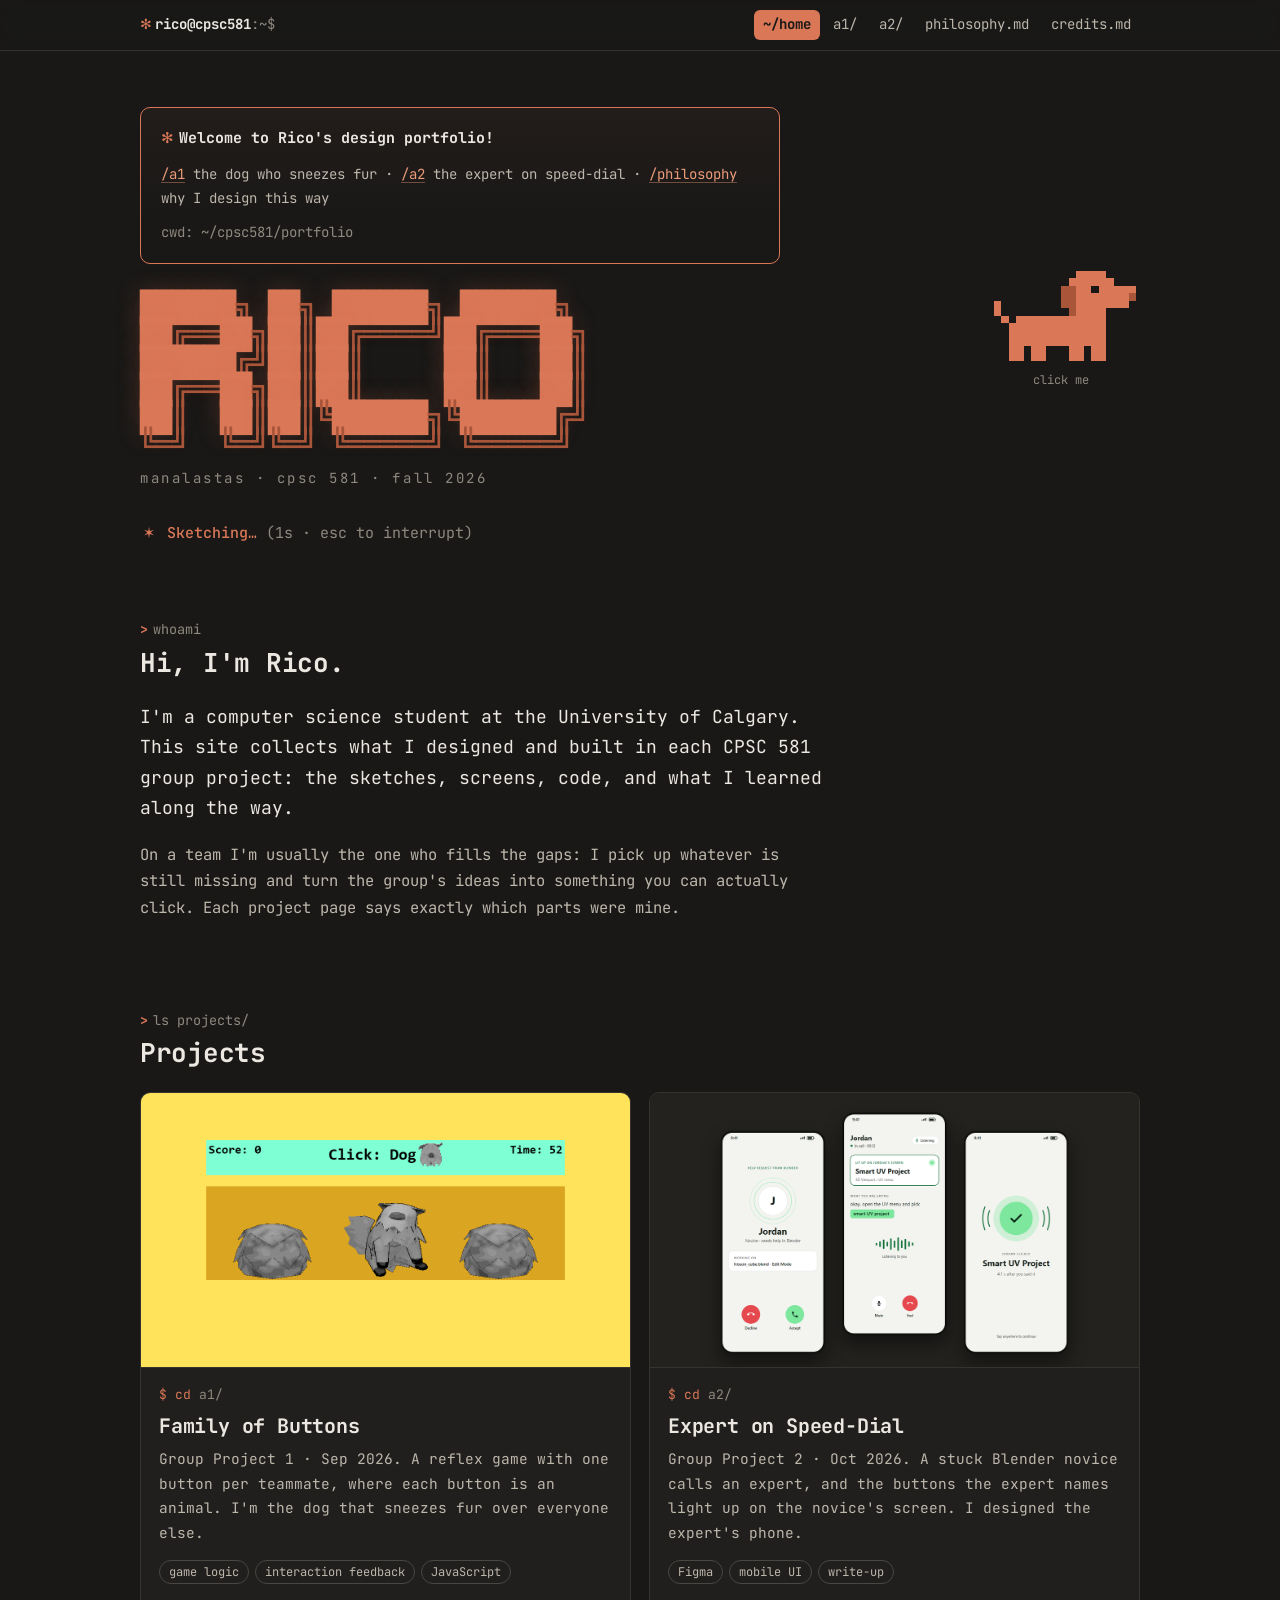
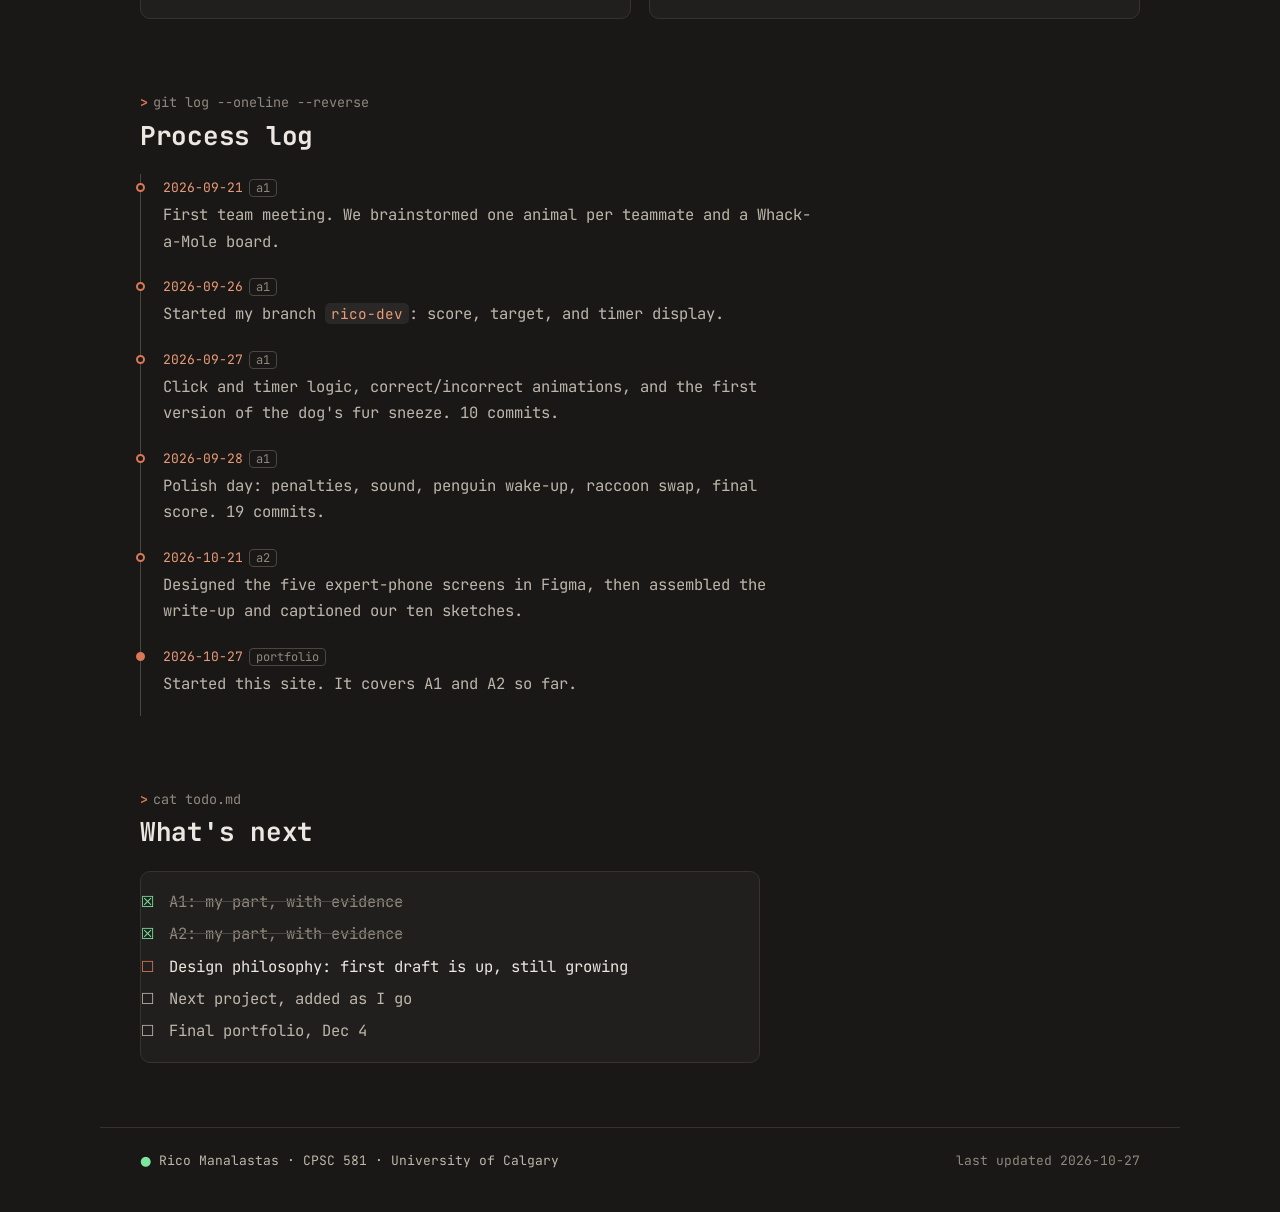
<file: index.html>
<!doctype html>
<html lang="en">
<head>
  <meta charset="utf-8">
  <meta name="viewport" content="width=device-width, initial-scale=1">
  <title>Rico Manalastas · Portfolio</title>
  <meta name="description" content="Rico Manalastas's interaction design portfolio for CPSC 581: sketches, prototypes, and what I built in each group project.">
  <link rel="icon" href="assets/favicon.svg" type="image/svg+xml">
  <link rel="preconnect" href="https://fonts.googleapis.com">
  <link rel="preconnect" href="https://fonts.gstatic.com" crossorigin>
  <link rel="stylesheet" href="https://fonts.googleapis.com/css2?family=JetBrains+Mono:wght@400;500;700;800&display=swap">
  <link rel="stylesheet" href="css/style.css">
  <script src="js/term.js" defer></script>
</head>
<body>
  <a class="skip" href="#main">Skip to content</a>

  <header class="topbar">
    <div class="topbar-inner">
      <a class="whoami" href="index.html"><span class="sym" aria-hidden="true">✻</span>rico@cpsc581<span class="path">:~$</span></a>
      <nav aria-label="Main">
        <ul class="nav">
          <li><a href="index.html" aria-current="page">~/home</a></li>
          <li><a href="a1.html">a1/</a></li>
          <li><a href="a2.html">a2/</a></li>
          <li><a href="philosophy.html">philosophy.md</a></li>
          <li><a href="credits.html">credits.md</a></li>
        </ul>
      </nav>
    </div>
  </header>

  <main id="main">
    <!-- HERO -->
    <section class="hero" aria-labelledby="hero-title">
      <div class="hero-grid">
        <div>
          <div class="welcome">
            <p class="welcome-title" id="hero-title"><span class="sym" aria-hidden="true">✻</span>Welcome to Rico's design portfolio!</p>
            <p class="hint"><a href="a1.html">/a1</a> the dog who sneezes fur · <a href="a2.html">/a2</a> the expert on speed-dial · <a href="philosophy.html">/philosophy</a> why I design this way</p>
            <p>cwd: ~/cpsc581/portfolio</p>
          </div>

          <div class="banner-wrap">
            <div class="banner" data-glitch role="img" aria-label="RICO">
<pre class="g-base" aria-hidden="true" style="margin:0;font:inherit">██████<span class="sh">╗</span> ██<span class="sh">╗</span> ██████<span class="sh">╗</span> ██████<span class="sh">╗</span>
██<span class="sh">╔══</span>██<span class="sh">╗</span>██<span class="sh">║</span>██<span class="sh">╔════╝</span>██<span class="sh">╔═══</span>██<span class="sh">╗</span>
██████<span class="sh">╔╝</span>██<span class="sh">║</span>██<span class="sh">║</span>     ██<span class="sh">║</span>   ██<span class="sh">║</span>
██<span class="sh">╔══</span>██<span class="sh">╗</span>██<span class="sh">║</span>██<span class="sh">║</span>     ██<span class="sh">║</span>   ██<span class="sh">║</span>
██<span class="sh">║</span>  ██<span class="sh">║</span>██<span class="sh">║╚</span>██████<span class="sh">╗╚</span>██████<span class="sh">╔╝</span>
<span class="sh">╚═╝</span>  <span class="sh">╚═╝╚═╝</span> <span class="sh">╚═════╝</span> <span class="sh">╚═════╝</span></pre>
            </div>
            <p class="banner-sub">manalastas · cpsc 581 · fall 2026</p>
          </div>
        </div>

        <div class="mascot">
          <button class="mascot-btn" type="button" data-sneeze aria-label="Make the dog sneeze">
            <svg class="pixel-dog" viewBox="0 0 20 13" shape-rendering="crispEdges" aria-hidden="true"><g class="pd-tail"><rect x="1" y="5" width="1" height="1"/><rect x="1" y="6" width="1" height="1"/><rect x="2" y="7" width="1" height="1"/></g><g class="pd-body"><rect x="12" y="1" width="4" height="1"/><rect x="11" y="2" width="6" height="1"/><rect x="12" y="3" width="2" height="1"/><rect x="15" y="3" width="5" height="1"/><rect x="12" y="4" width="7" height="1"/><rect x="12" y="5" width="7" height="1"/><rect x="12" y="6" width="4" height="1"/><rect x="4" y="7" width="12" height="1"/><rect x="3" y="8" width="13" height="1"/><rect x="3" y="9" width="13" height="1"/><rect x="3" y="10" width="13" height="1"/><rect x="3" y="11" width="2" height="1"/><rect x="6" y="11" width="2" height="1"/><rect x="11" y="11" width="2" height="1"/><rect x="14" y="11" width="2" height="1"/><rect x="3" y="12" width="2" height="1"/><rect x="6" y="12" width="2" height="1"/><rect x="11" y="12" width="2" height="1"/><rect x="14" y="12" width="2" height="1"/></g><g class="pd-ear"><rect x="10" y="3" width="2" height="1"/><rect x="10" y="4" width="2" height="1"/><rect x="19" y="4" width="1" height="1"/><rect x="10" y="5" width="2" height="1"/><rect x="11" y="6" width="1" height="1"/></g><g class="pd-eye"><rect x="14" y="3" width="1" height="1"/></g></svg>
          </button>
          <p class="mascot-caption" data-sneeze-caption>click me</p>
        </div>
      </div>

      <p class="spinner-line" data-spinner tabindex="0" role="button" aria-label="Status animation, press to pause or resume"
         data-verbs="Sketching|Diverging|Converging|Prototyping|Iterating|Sneezing fur|Buzzing the expert|Critiquing|Shipping">
        <span class="spin-glyph" aria-hidden="true">✻</span>
        <span class="spin-verb" aria-live="off">Sketching…</span>
        <span class="dim">(<span class="spin-time">0s</span> · <span class="spin-hint">esc to interrupt</span>)</span>
      </p>
    </section>

    <!-- WHOAMI -->
    <section aria-labelledby="whoami">
      <div class="section-head">
        <span class="cmd">whoami</span>
        <h2 id="whoami">Hi, I'm Rico.</h2>
      </div>
      <p class="lede" data-draft>I'm a computer science student at the University of Calgary. This site collects what I designed and built in each CPSC 581 group project: the sketches, screens, code, and what I learned along the way.</p>
      <p data-draft>On a team I'm usually the one who fills the gaps: I pick up whatever is still missing and turn the group's ideas into something you can actually click. Each project page says exactly which parts were mine.</p>
    </section>

    <!-- PROJECTS -->
    <section aria-labelledby="projects">
      <div class="section-head">
        <span class="cmd">ls projects/</span>
        <h2 id="projects">Projects</h2>
      </div>
      <div class="cards">
        <a class="card" href="a1.html">
          <div class="card-media contain game"><img src="assets/a1/game-dog-fur.png" alt="The A1 game mid-round: the dog in the middle has sneezed and two grey fur piles cover the other animals." loading="lazy" width="1200" height="440"></div>
          <div class="card-body">
            <span class="card-path">a1/</span>
            <h3>Family of Buttons</h3>
            <p>Group Project 1 · Sep 2026. A reflex game with one button per teammate, where each button is an animal. I'm the dog that sneezes fur over everyone else.</p>
            <ul class="tags"><li>game logic</li><li>interaction feedback</li><li>JavaScript</li></ul>
          </div>
        </a>
        <a class="card" href="a2.html">
          <div class="card-media"><img src="assets/a2/concept-trio.png" alt="Three of my expert-phone screens: an incoming help request, a call where Smart UV Project is lit up on the novice's screen, and the buzz confirming the novice clicked it." loading="lazy" width="1200" height="675"></div>
          <div class="card-body">
            <span class="card-path">a2/</span>
            <h3>Expert on Speed-Dial</h3>
            <p>Group Project 2 · Oct 2026. A stuck Blender novice calls an expert, and the buttons the expert names light up on the novice's screen. I designed the expert's phone.</p>
            <ul class="tags"><li>Figma</li><li>mobile UI</li><li>write-up</li></ul>
          </div>
        </a>
      </div>
    </section>

    <!-- PROCESS LOG -->
    <section aria-labelledby="log">
      <div class="section-head">
        <span class="cmd">git log --oneline --reverse</span>
        <h2 id="log">Process log</h2>
      </div>
      <ol class="log">
        <li>
          <time datetime="2026-09-21">2026-09-21</time><span class="proj">a1</span>
          <p>First team meeting. We brainstormed one animal per teammate and a Whack-a-Mole board.</p>
        </li>
        <li>
          <time datetime="2026-09-26">2026-09-26</time><span class="proj">a1</span>
          <p>Started my branch <code>rico-dev</code>: score, target, and timer display.</p>
        </li>
        <li>
          <time datetime="2026-09-27">2026-09-27</time><span class="proj">a1</span>
          <p>Click and timer logic, correct/incorrect animations, and the first version of the dog's fur sneeze. 10 commits.</p>
        </li>
        <li>
          <time datetime="2026-09-28">2026-09-28</time><span class="proj">a1</span>
          <p>Polish day: penalties, sound, penguin wake-up, raccoon swap, final score. 19 commits.</p>
        </li>
        <li>
          <time datetime="2026-10-21">2026-10-21</time><span class="proj">a2</span>
          <p>Designed the five expert-phone screens in Figma, then assembled the write-up and captioned our ten sketches.</p>
        </li>
        <li class="now">
          <time datetime="2026-10-27">2026-10-27</time><span class="proj">portfolio</span>
          <p>Started this site. It covers A1 and A2 so far.</p>
        </li>
      </ol>
    </section>

    <!-- TODO -->
    <section aria-labelledby="todo">
      <div class="section-head">
        <span class="cmd">cat todo.md</span>
        <h2 id="todo">What's next</h2>
      </div>
      <ul class="todo">
        <li class="done"><span class="box" aria-hidden="true">☒</span>A1: my part, with evidence</li>
        <li class="done"><span class="box" aria-hidden="true">☒</span>A2: my part, with evidence</li>
        <li class="next"><span class="box" aria-hidden="true">☐</span>Design philosophy: first draft is up, still growing</li>
        <li><span class="box" aria-hidden="true">☐</span>Next project, added as I go</li>
        <li><span class="box" aria-hidden="true">☐</span>Final portfolio, Dec 4</li>
      </ul>
    </section>
  </main>

  <footer class="footer">
    <span class="status"><span class="sym" aria-hidden="true">●</span> Rico Manalastas · CPSC 581 · University of Calgary</span>
    <span>last updated 2026-10-27</span>
  </footer>
</body>
</html>
</file>
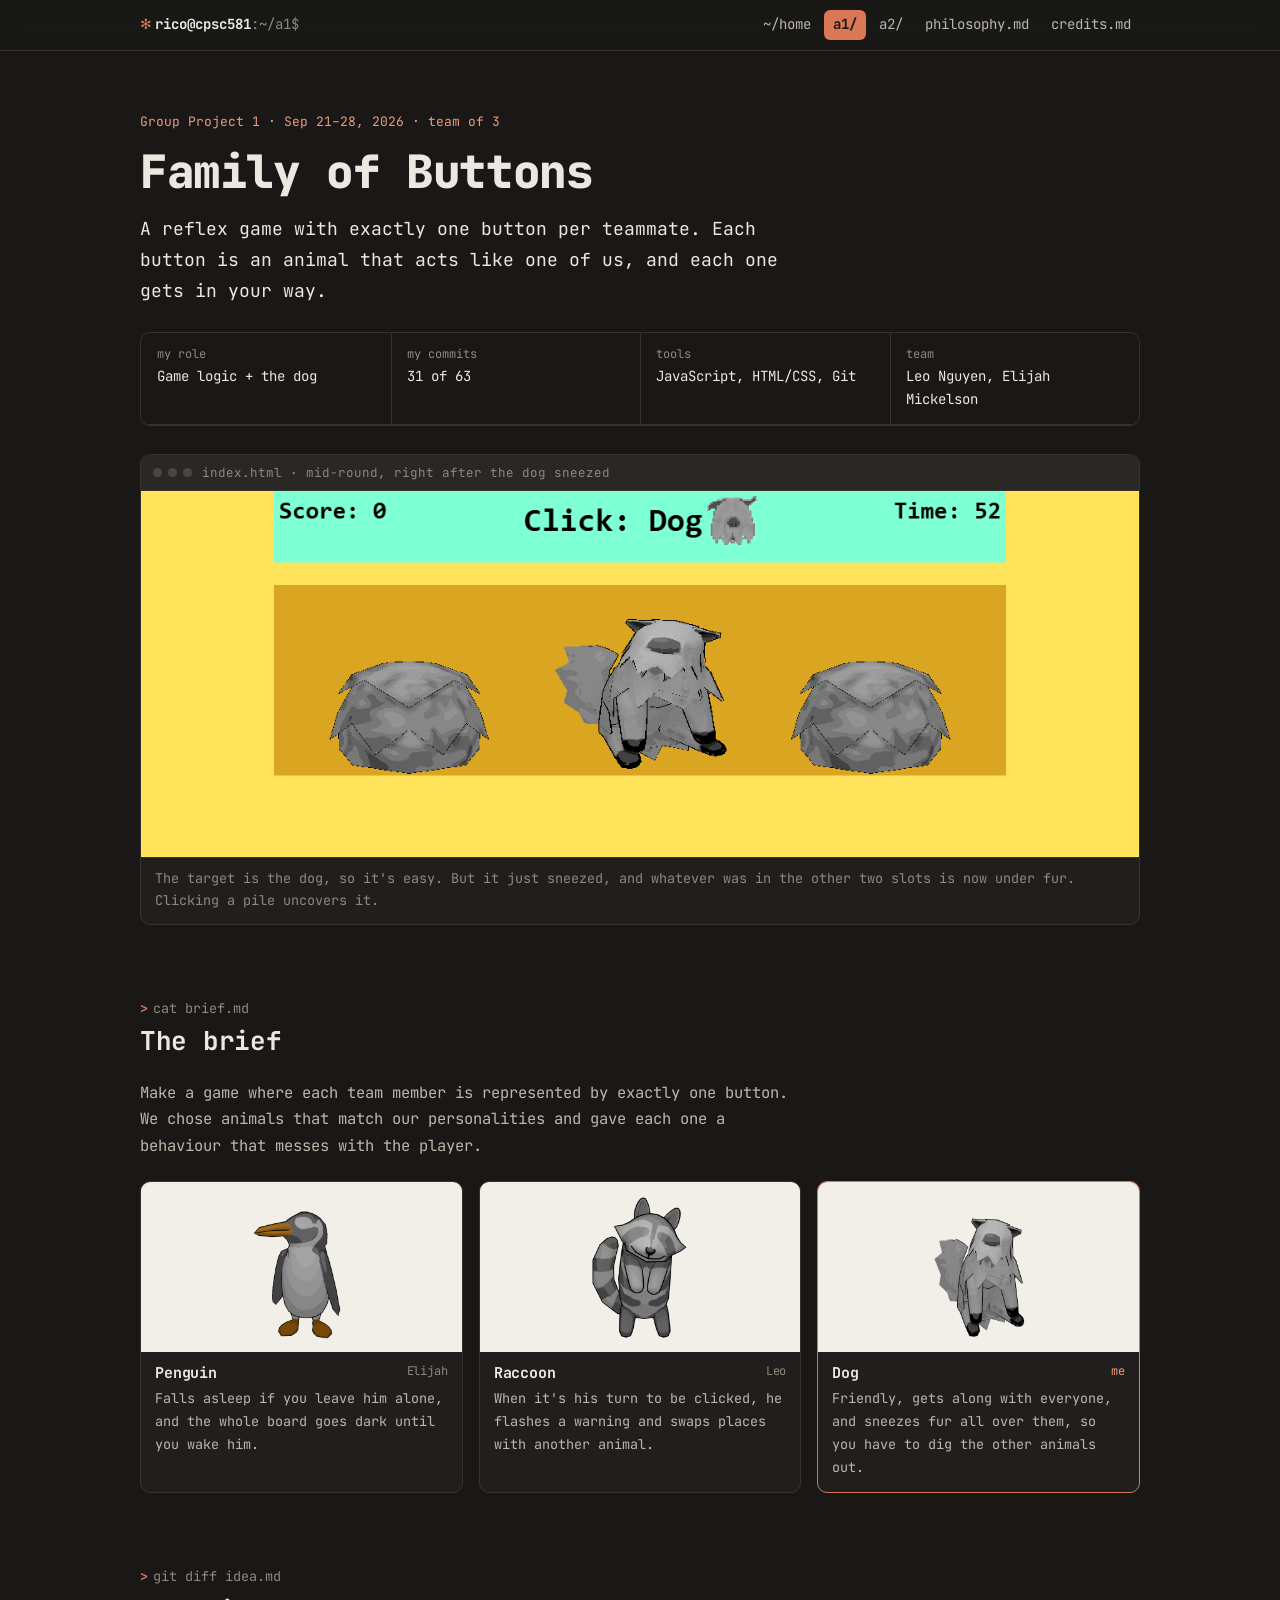
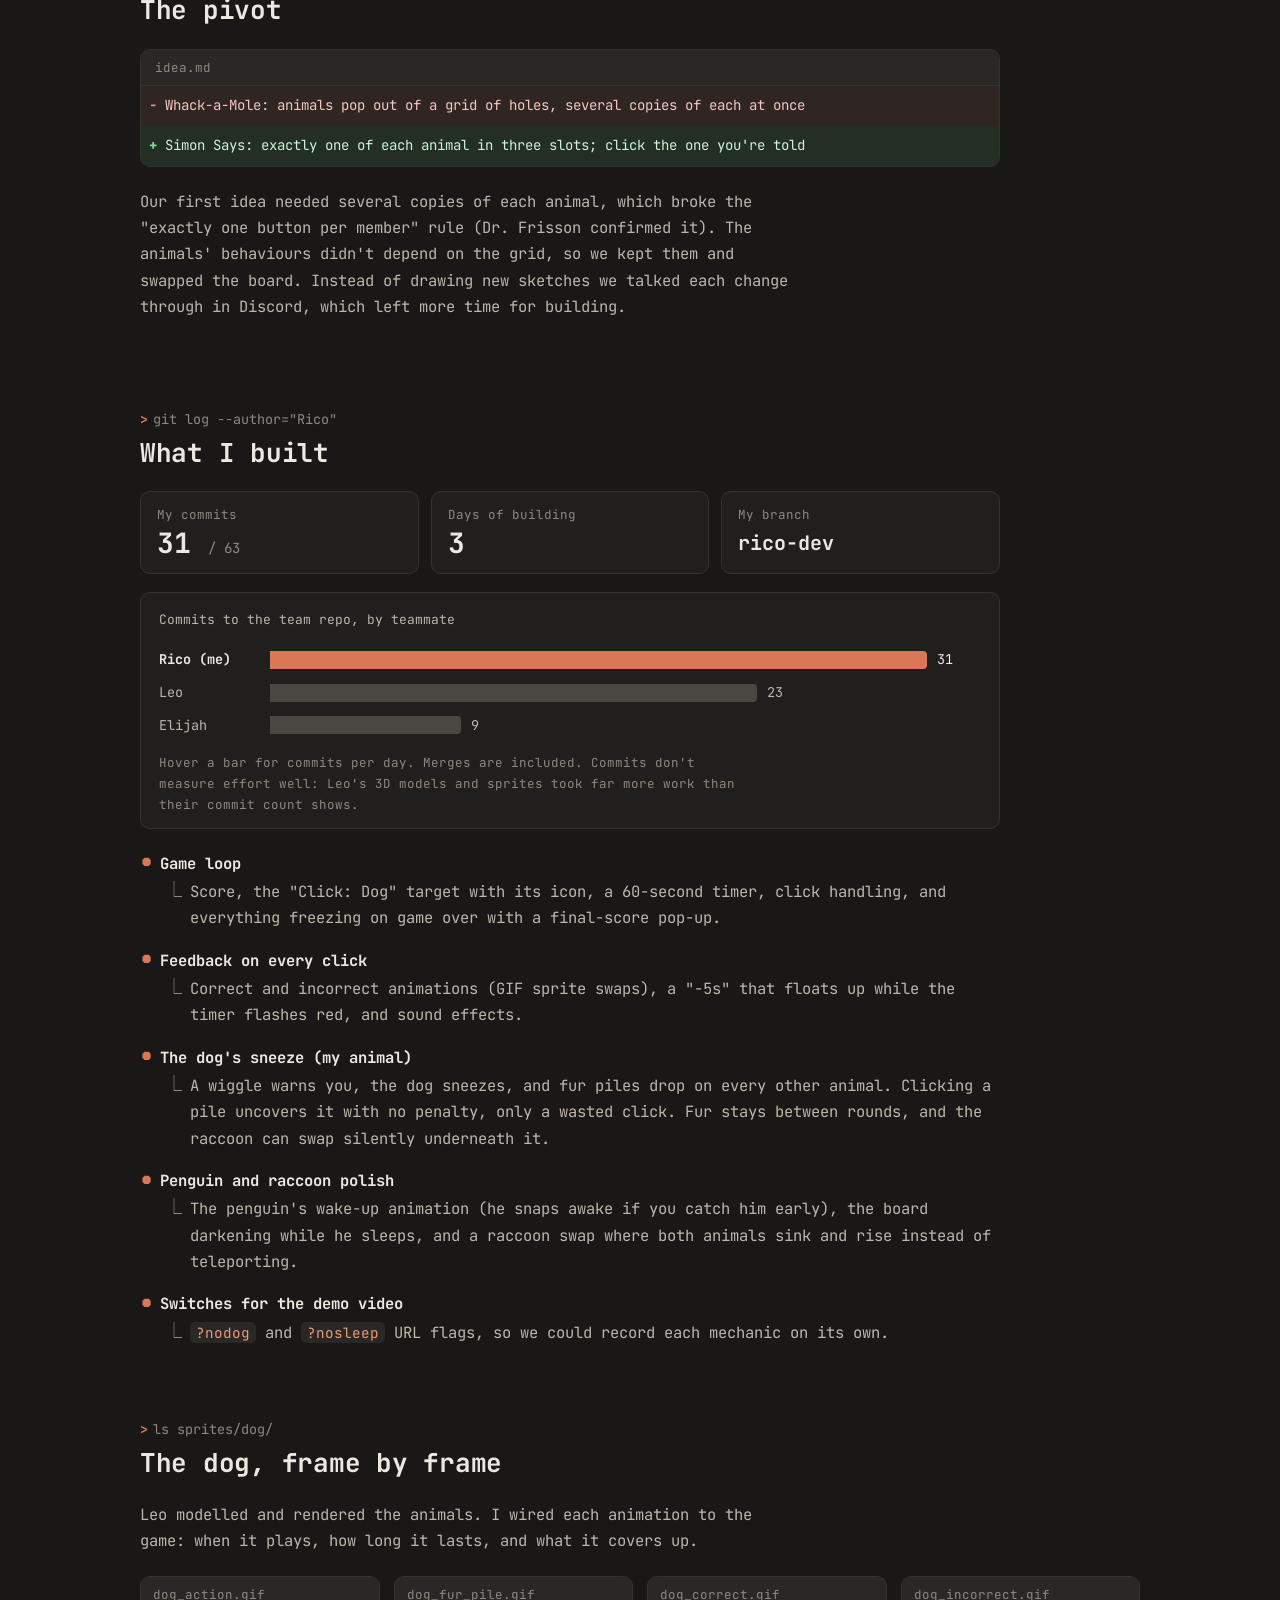
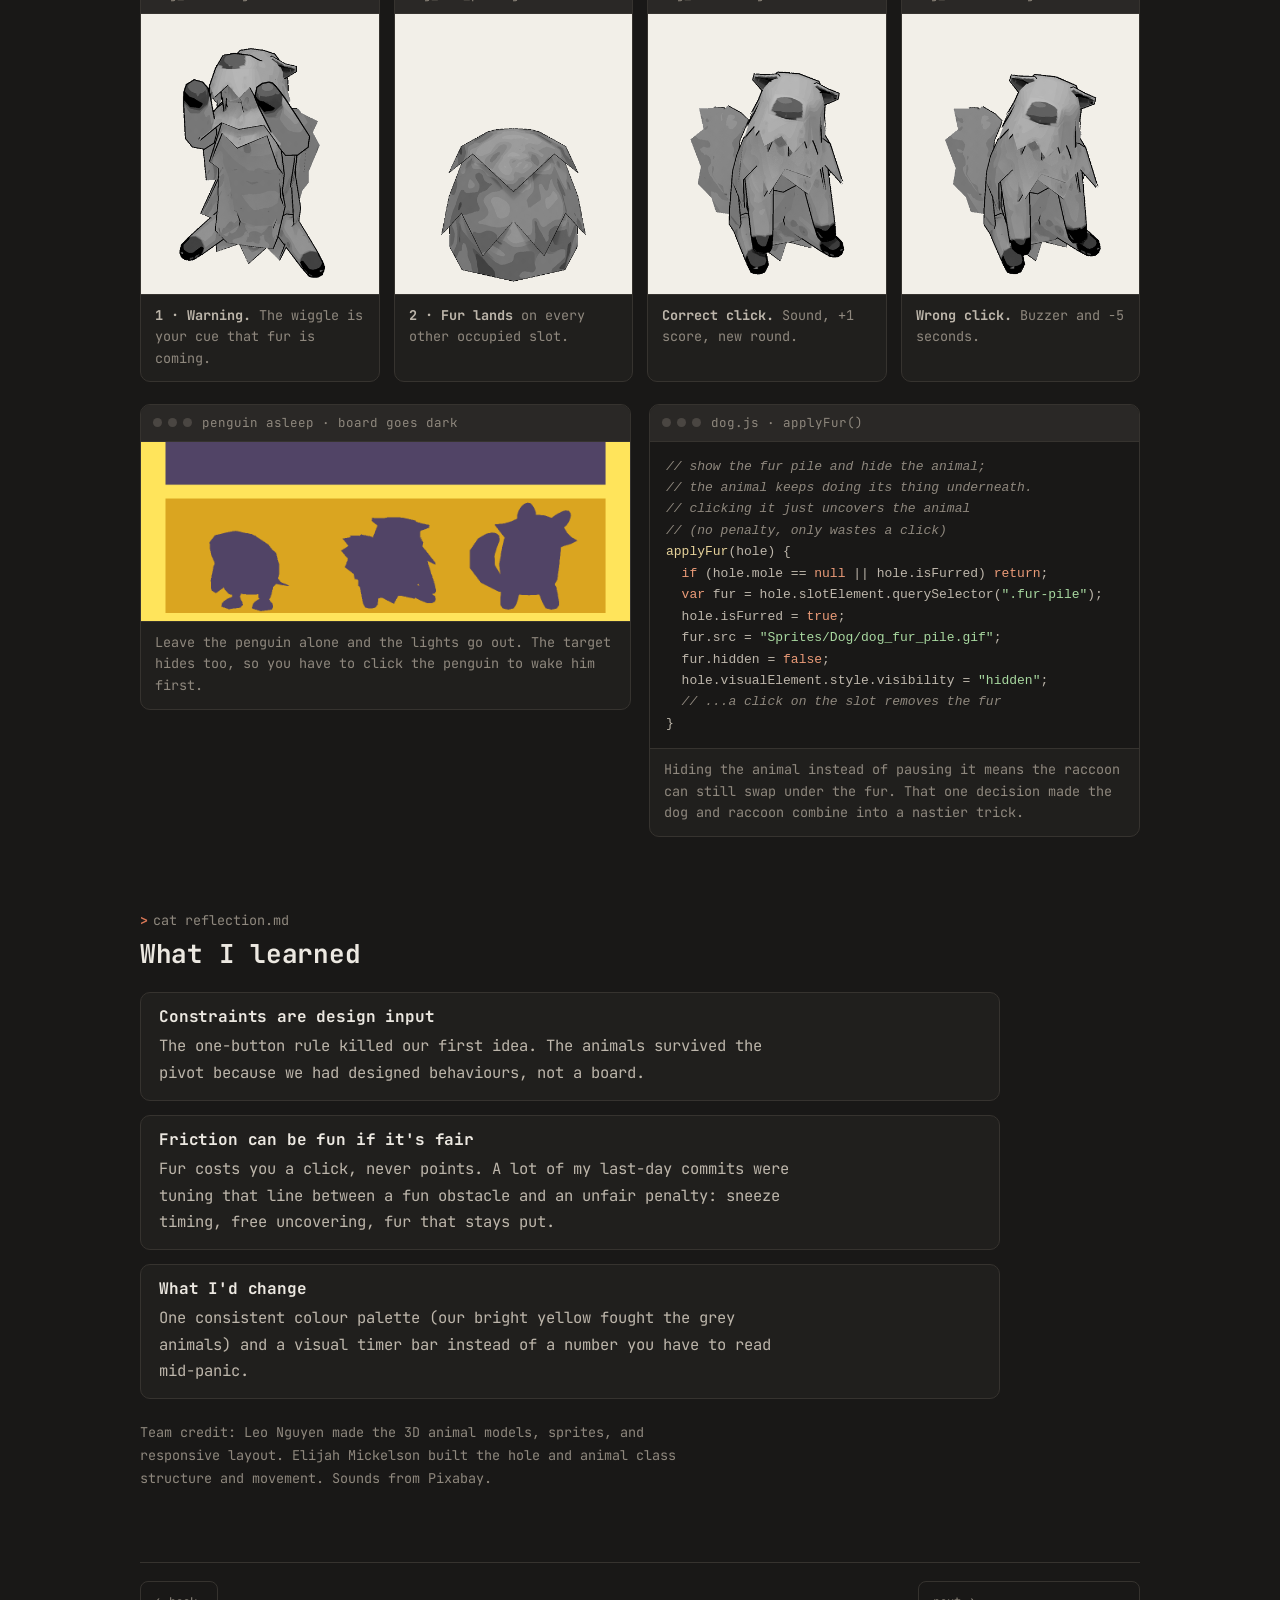
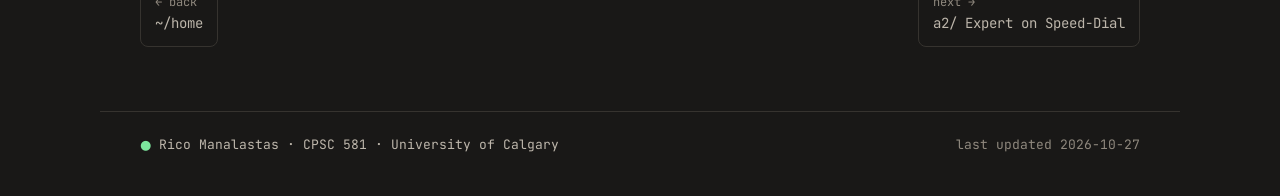
<file: a1.html>
<!doctype html>
<html lang="en">
<head>
  <meta charset="utf-8">
  <meta name="viewport" content="width=device-width, initial-scale=1">
  <title>Family of Buttons · Rico Manalastas</title>
  <meta name="description" content="Group Project 1: a reflex game with one animal button per teammate. Rico built the game loop, click feedback, and the dog's fur-sneeze mechanic.">
  <link rel="icon" href="assets/favicon.svg" type="image/svg+xml">
  <link rel="preconnect" href="https://fonts.googleapis.com">
  <link rel="preconnect" href="https://fonts.gstatic.com" crossorigin>
  <link rel="stylesheet" href="https://fonts.googleapis.com/css2?family=JetBrains+Mono:wght@400;500;700;800&display=swap">
  <link rel="stylesheet" href="css/style.css">
  <script src="js/term.js" defer></script>
</head>
<body>
  <a class="skip" href="#main">Skip to content</a>

  <header class="topbar">
    <div class="topbar-inner">
      <a class="whoami" href="index.html"><span class="sym" aria-hidden="true">✻</span>rico@cpsc581<span class="path">:~/a1$</span></a>
      <nav aria-label="Main">
        <ul class="nav">
          <li><a href="index.html">~/home</a></li>
          <li><a href="a1.html" aria-current="page">a1/</a></li>
          <li><a href="a2.html">a2/</a></li>
          <li><a href="philosophy.html">philosophy.md</a></li>
          <li><a href="credits.html">credits.md</a></li>
        </ul>
      </nav>
    </div>
  </header>

  <main id="main">
    <header class="page-head">
      <p class="kicker">Group Project 1 · Sep 21–28, 2026 · team of 3</p>
      <h1>Family of Buttons</h1>
      <p class="lede">A reflex game with exactly one button per teammate. Each button is an animal that acts like one of us, and each one gets in your way.</p>
      <dl class="meta">
        <div><dt>my role</dt><dd>Game logic + the dog</dd></div>
        <div><dt>my commits</dt><dd>31 of 63</dd></div>
        <div><dt>tools</dt><dd>JavaScript, HTML/CSS, Git</dd></div>
        <div><dt>team</dt><dd>Leo Nguyen, Elijah Mickelson</dd></div>
      </dl>
    </header>

    <section aria-labelledby="hero-fig" style="padding-top:28px">
      <figure class="win">
        <div class="win-bar"><span class="win-dots" aria-hidden="true"><i></i><i></i><i></i></span><span class="win-title" id="hero-fig">index.html · mid-round, right after the dog sneezed</span></div>
        <div class="win-body" style="background:#ffe45b"><img src="assets/a1/game-dog-fur.png" alt="Game screen: the top bar says Click: Dog, 52 seconds left. The dog sits in the middle slot; the other two slots are hidden under grey fur piles." width="1200" height="440"></div>
        <figcaption>The target is the dog, so it's easy. But it just sneezed, and whatever was in the other two slots is now under fur. Clicking a pile uncovers it.</figcaption>
      </figure>
    </section>

    <!-- BRIEF -->
    <section aria-labelledby="brief">
      <div class="section-head">
        <span class="cmd">cat brief.md</span>
        <h2 id="brief">The brief</h2>
      </div>
      <p data-draft>Make a game where each team member is represented by exactly one button. We chose animals that match our personalities and gave each one a behaviour that messes with the player.</p>
      <div class="grid-3 mt">
        <article class="animal">
          <div class="animal-img"><img src="assets/a1/penguin_idle.png" alt="Grey low-poly penguin" loading="lazy" width="320" height="480"></div>
          <div class="animal-body">
            <h3>Penguin <small>Elijah</small></h3>
            <p>Falls asleep if you leave him alone, and the whole board goes dark until you wake him.</p>
          </div>
        </article>
        <article class="animal">
          <div class="animal-img"><img src="assets/a1/raccoon_idle.png" alt="Grey low-poly raccoon" loading="lazy" width="320" height="480"></div>
          <div class="animal-body">
            <h3>Raccoon <small>Leo</small></h3>
            <p>When it's his turn to be clicked, he flashes a warning and swaps places with another animal.</p>
          </div>
        </article>
        <article class="animal me">
          <div class="animal-img"><img src="assets/a1/dog_idle.png" alt="Grey low-poly fluffy dog" loading="lazy" width="320" height="480"></div>
          <div class="animal-body">
            <h3>Dog <small>me</small></h3>
            <p>Friendly, gets along with everyone, and sneezes fur all over them, so you have to dig the other animals out.</p>
          </div>
        </article>
      </div>
    </section>

    <!-- PIVOT -->
    <section aria-labelledby="pivot">
      <div class="section-head">
        <span class="cmd">git diff idea.md</span>
        <h2 id="pivot">The pivot</h2>
      </div>
      <div class="diff">
        <div class="diff-head">idea.md</div>
        <div class="diff-line del">Whack-a-Mole: animals pop out of a grid of holes, several copies of each at once</div>
        <div class="diff-line add">Simon Says: exactly one of each animal in three slots; click the one you're told</div>
      </div>
      <p class="mt" data-draft>Our first idea needed several copies of each animal, which broke the "exactly one button per member" rule (Dr. Frisson confirmed it). The animals' behaviours didn't depend on the grid, so we kept them and swapped the board. Instead of drawing new sketches we talked each change through in Discord, which left more time for building.</p>
    </section>

    <!-- WHAT I BUILT -->
    <section aria-labelledby="built">
      <div class="section-head">
        <span class="cmd">git log --author="Rico"</span>
        <h2 id="built">What I built</h2>
      </div>

      <div class="stats">
        <div class="stat"><span class="label">My commits</span><span class="value">31 <small>/ 63</small></span></div>
        <div class="stat"><span class="label">Days of building</span><span class="value">3</span></div>
        <div class="stat"><span class="label">My branch</span><span class="value" style="font-size:20px;line-height:1.7">rico-dev</span></div>
      </div>

      <div class="bars" role="group" aria-labelledby="bars-title">
        <p class="bars-title" id="bars-title">Commits to the team repo, by teammate</p>
        <div class="bar-row me" title="Sep 26: 2 · Sep 27: 10 · Sep 28: 19">
          <span class="bar-name">Rico (me)</span>
          <span class="bar-track"><span class="bar" style="width:calc((100% - 6ch) * 1)"></span><span class="bar-val">31</span></span>
        </div>
        <div class="bar-row" title="Sep 21: 1 · Sep 23: 7 · Sep 24: 4 · Sep 25: 2 · Sep 27: 5 · Sep 28: 4">
          <span class="bar-name">Leo</span>
          <span class="bar-track"><span class="bar" style="width:calc((100% - 6ch) * 0.742)"></span><span class="bar-val">23</span></span>
        </div>
        <div class="bar-row" title="Sep 23: 4 · Sep 24: 2 · Sep 27: 3">
          <span class="bar-name">Elijah</span>
          <span class="bar-track"><span class="bar" style="width:calc((100% - 6ch) * 0.29)"></span><span class="bar-val">9</span></span>
        </div>
        <p class="bars-note">Hover a bar for commits per day. Merges are included. Commits don't measure effort well: Leo's 3D models and sprites took far more work than their commit count shows.</p>
      </div>

      <ul class="calls mt">
        <li>
          <span class="title">Game loop</span>
          <span class="result">Score, the "Click: Dog" target with its icon, a 60-second timer, click handling, and everything freezing on game over with a final-score pop-up.</span>
        </li>
        <li>
          <span class="title">Feedback on every click</span>
          <span class="result">Correct and incorrect animations (GIF sprite swaps), a "−5s" that floats up while the timer flashes red, and sound effects.</span>
        </li>
        <li>
          <span class="title">The dog's sneeze (my animal)</span>
          <span class="result">A wiggle warns you, the dog sneezes, and fur piles drop on every other animal. Clicking a pile uncovers it with no penalty, only a wasted click. Fur stays between rounds, and the raccoon can swap silently underneath it.</span>
        </li>
        <li>
          <span class="title">Penguin and raccoon polish</span>
          <span class="result">The penguin's wake-up animation (he snaps awake if you catch him early), the board darkening while he sleeps, and a raccoon swap where both animals sink and rise instead of teleporting.</span>
        </li>
        <li>
          <span class="title">Switches for the demo video</span>
          <span class="result"><code>?nodog</code> and <code>?nosleep</code> URL flags, so we could record each mechanic on its own.</span>
        </li>
      </ul>
    </section>

    <!-- DOG FRAME BY FRAME -->
    <section aria-labelledby="dog">
      <div class="section-head">
        <span class="cmd">ls sprites/dog/</span>
        <h2 id="dog">The dog, frame by frame</h2>
      </div>
      <p>Leo modelled and rendered the animals. I wired each animation to the game: when it plays, how long it lasts, and what it covers up.</p>
      <div class="grid-4 mt">
        <figure class="win">
          <div class="win-bar"><span class="win-title">dog_action.gif</span></div>
          <div class="win-body stage"><img src="assets/a1/dog_action.gif" alt="The dog wiggles and sneezes" loading="lazy" width="320" height="480"></div>
          <figcaption><b>1 · Warning.</b> The wiggle is your cue that fur is coming.</figcaption>
        </figure>
        <figure class="win">
          <div class="win-bar"><span class="win-title">dog_fur_pile.gif</span></div>
          <div class="win-body stage"><img src="assets/a1/dog_fur_pile.gif" alt="A grey fur pile drops into place" loading="lazy" width="320" height="480"></div>
          <figcaption><b>2 · Fur lands</b> on every other occupied slot.</figcaption>
        </figure>
        <figure class="win">
          <div class="win-bar"><span class="win-title">dog_correct.gif</span></div>
          <div class="win-body stage"><img src="assets/a1/dog_correct.gif" alt="The dog reacts happily to a correct click" loading="lazy" width="320" height="480"></div>
          <figcaption><b>Correct click.</b> Sound, +1 score, new round.</figcaption>
        </figure>
        <figure class="win">
          <div class="win-bar"><span class="win-title">dog_incorrect.gif</span></div>
          <div class="win-body stage"><img src="assets/a1/dog_incorrect.gif" alt="The dog reacts to a wrong click" loading="lazy" width="320" height="480"></div>
          <figcaption><b>Wrong click.</b> Buzzer and −5 seconds.</figcaption>
        </figure>
      </div>

      <div class="grid-2 mt">
        <figure class="win">
          <div class="win-bar"><span class="win-dots" aria-hidden="true"><i></i><i></i><i></i></span><span class="win-title">penguin asleep · board goes dark</span></div>
          <div class="win-body" style="background:#ffe45b"><img src="assets/a1/game-penguin-dark.png" alt="The game board darkened to purple silhouettes because the penguin fell asleep; the target text is hidden." loading="lazy" width="1200" height="440"></div>
          <figcaption>Leave the penguin alone and the lights go out. The target hides too, so you have to click the penguin to wake him first.</figcaption>
        </figure>
        <figure class="win">
          <div class="win-bar"><span class="win-dots" aria-hidden="true"><i></i><i></i><i></i></span><span class="win-title">dog.js · applyFur()</span></div>
<pre class="code"><span class="c">// show the fur pile and hide the animal;</span>
<span class="c">// the animal keeps doing its thing underneath.</span>
<span class="c">// clicking it just uncovers the animal</span>
<span class="c">// (no penalty, only wastes a click)</span>
<span class="f">applyFur</span>(hole) {
  <span class="k">if</span> (hole.mole == <span class="k">null</span> || hole.isFurred) <span class="k">return</span>;
  <span class="k">var</span> fur = hole.slotElement.querySelector(<span class="s">".fur-pile"</span>);
  hole.isFurred = <span class="k">true</span>;
  fur.src = <span class="s">"Sprites/Dog/dog_fur_pile.gif"</span>;
  fur.hidden = <span class="k">false</span>;
  hole.visualElement.style.visibility = <span class="s">"hidden"</span>;
  <span class="c">// ...a click on the slot removes the fur</span>
}</pre>
          <figcaption>Hiding the animal instead of pausing it means the raccoon can still swap under the fur. That one decision made the dog and raccoon combine into a nastier trick.</figcaption>
        </figure>
      </div>
    </section>

    <!-- REFLECTION -->
    <section aria-labelledby="reflect">
      <div class="section-head">
        <span class="cmd">cat reflection.md</span>
        <h2 id="reflect">What I learned</h2>
      </div>
      <div class="reflect">
        <div data-draft>
          <h3>Constraints are design input</h3>
          <p>The one-button rule killed our first idea. The animals survived the pivot because we had designed behaviours, not a board.</p>
        </div>
        <div data-draft>
          <h3>Friction can be fun if it's fair</h3>
          <p>Fur costs you a click, never points. A lot of my last-day commits were tuning that line between a fun obstacle and an unfair penalty: sneeze timing, free uncovering, fur that stays put.</p>
        </div>
        <div data-draft>
          <h3>What I'd change</h3>
          <p>One consistent colour palette (our bright yellow fought the grey animals) and a visual timer bar instead of a number you have to read mid-panic.</p>
        </div>
      </div>
      <p class="credits-line mt">Team credit: Leo Nguyen made the 3D animal models, sprites, and responsive layout. Elijah Mickelson built the hole and animal class structure and movement. Sounds from Pixabay.</p>
    </section>

    <nav class="pager" aria-label="Next and previous">
      <a href="index.html"><span class="dir">← back</span>~/home</a>
      <a href="a2.html"><span class="dir">next →</span>a2/ Expert on Speed-Dial</a>
    </nav>
  </main>

  <footer class="footer">
    <span class="status"><span class="sym" aria-hidden="true">●</span> Rico Manalastas · CPSC 581 · University of Calgary</span>
    <span>last updated 2026-10-27</span>
  </footer>
</body>
</html>
</file>
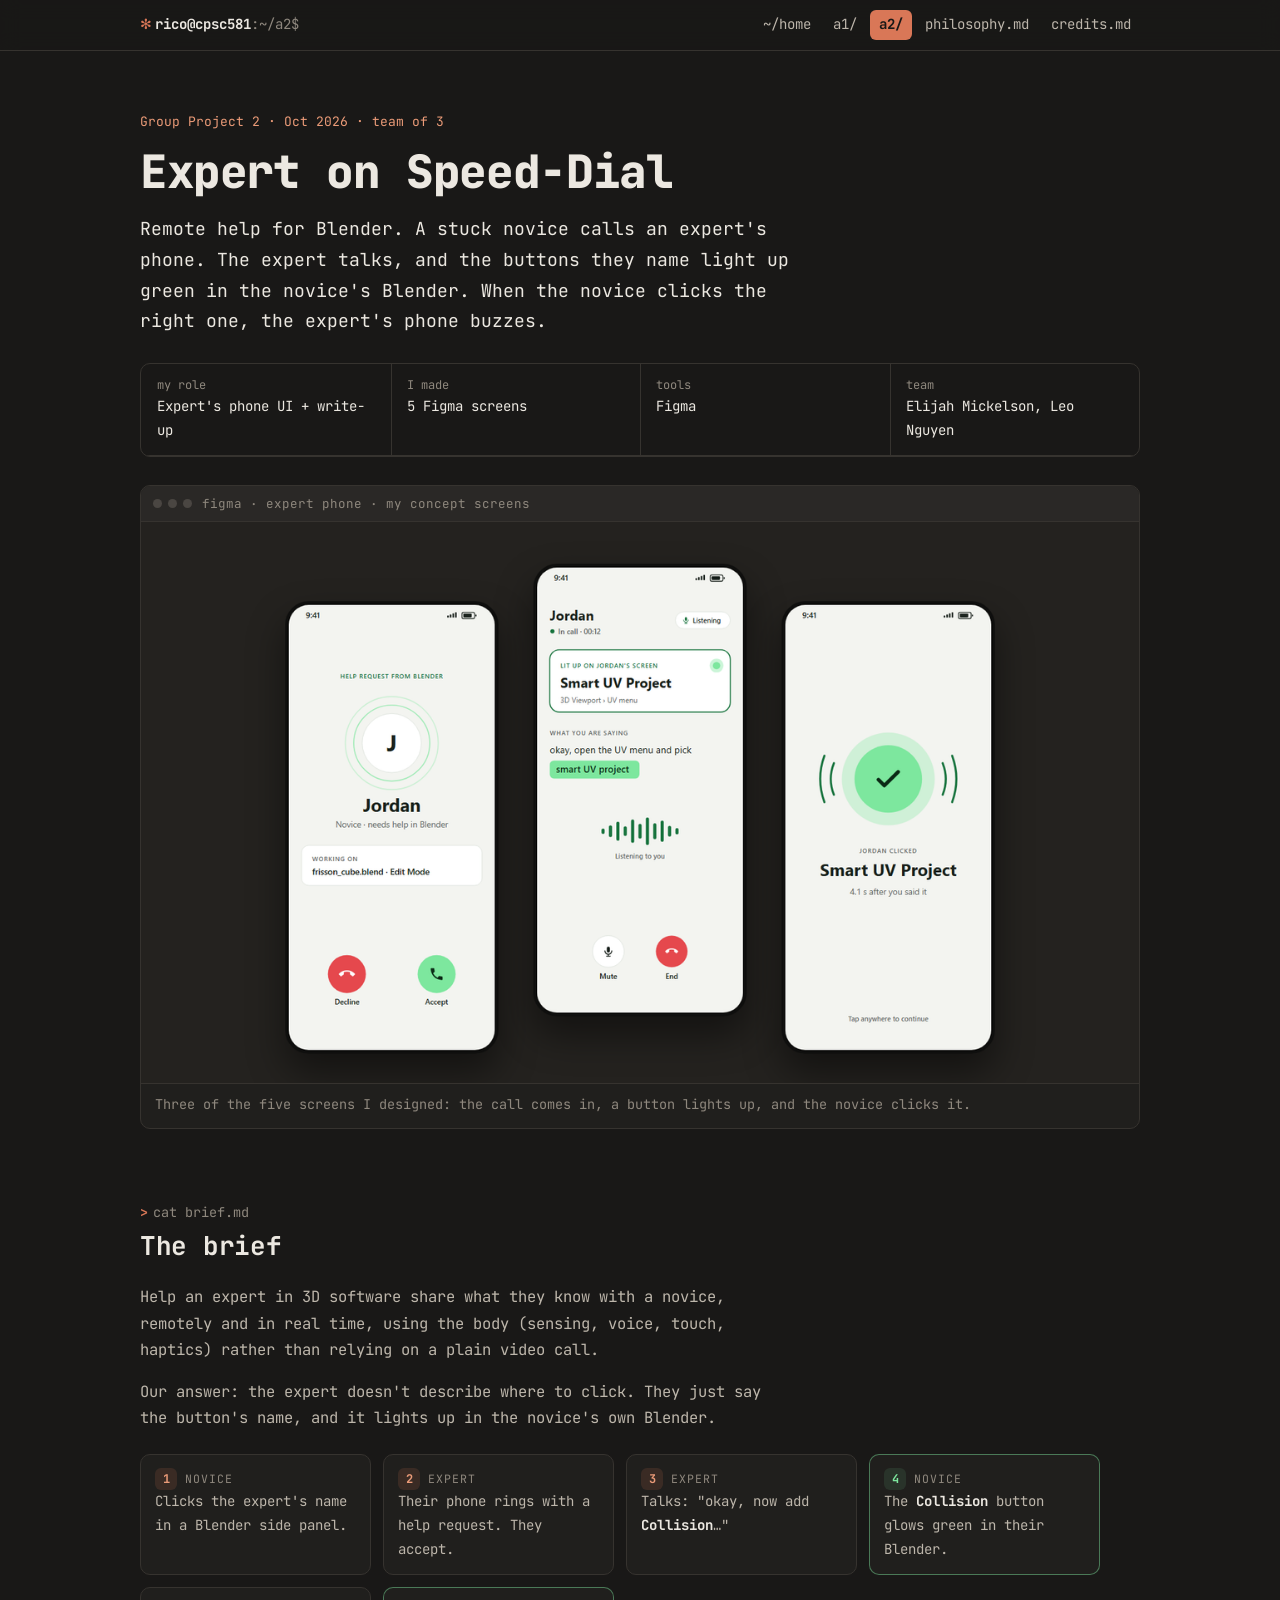
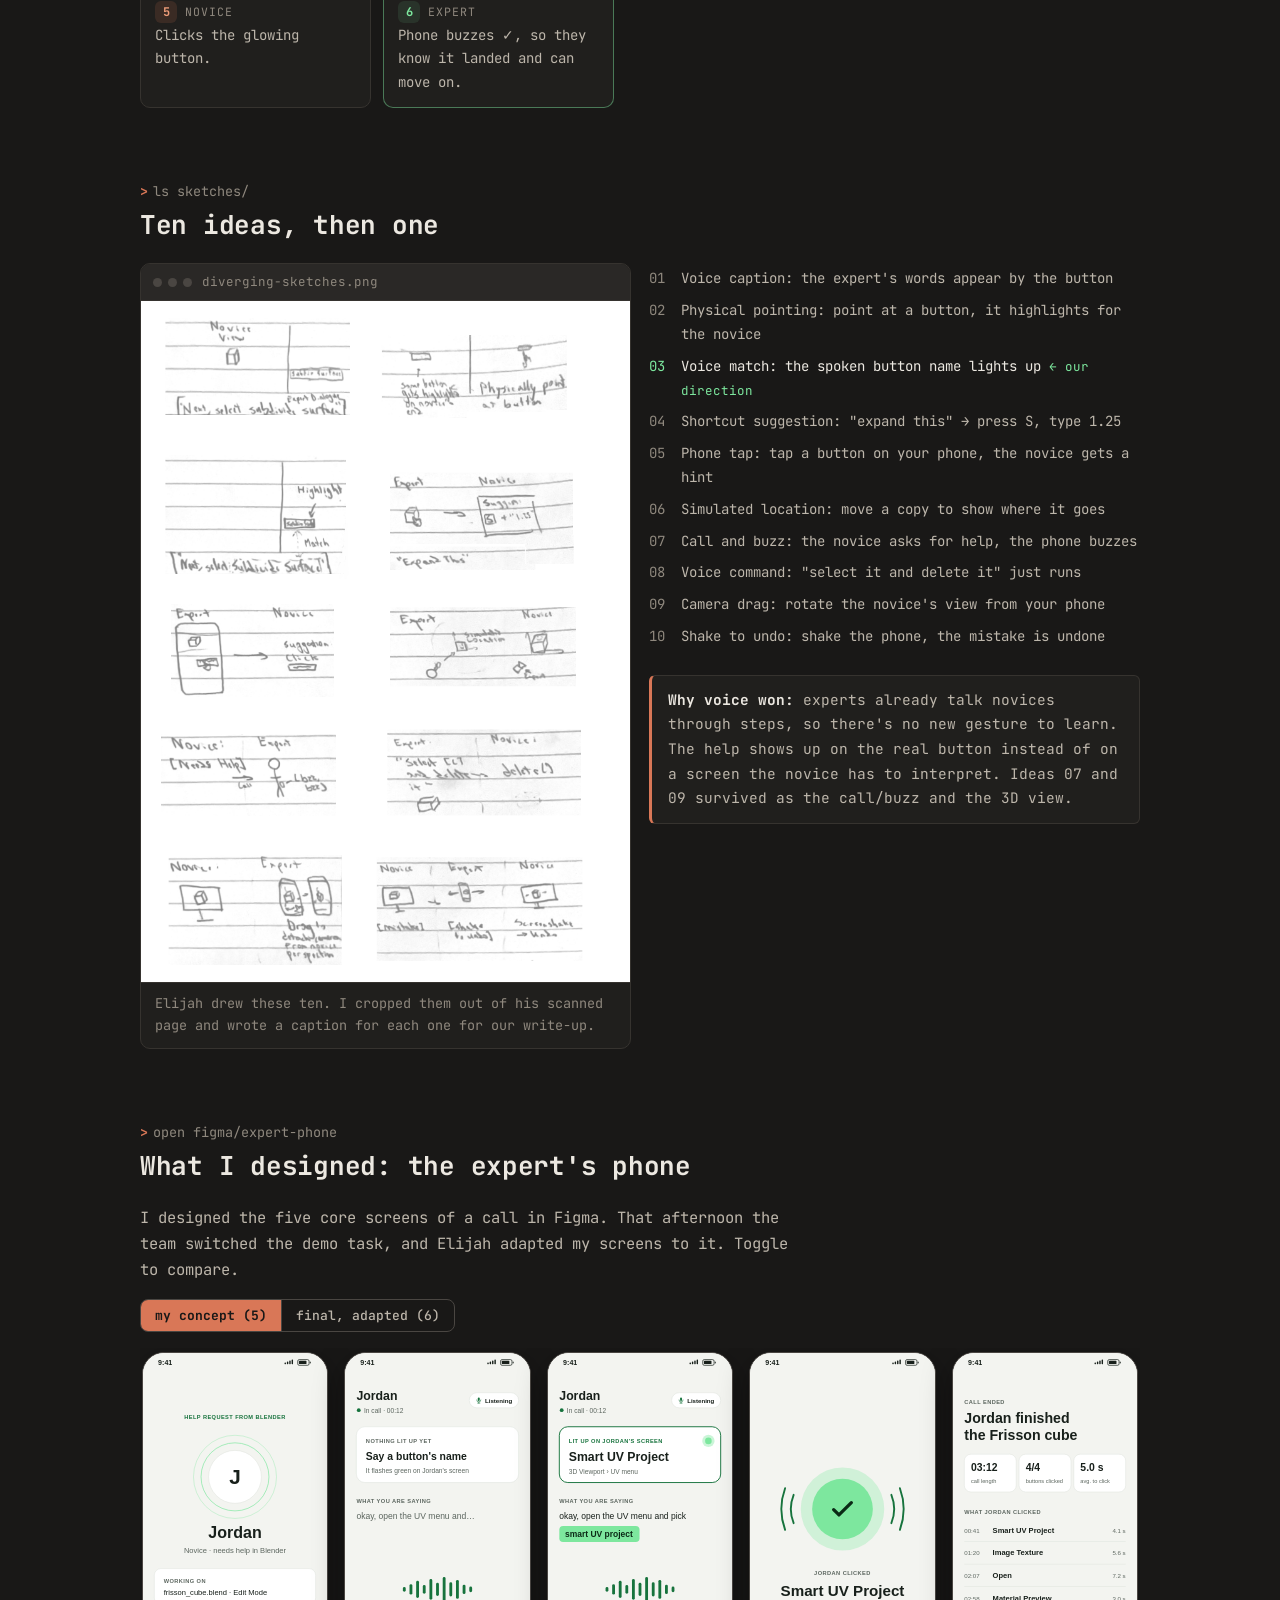
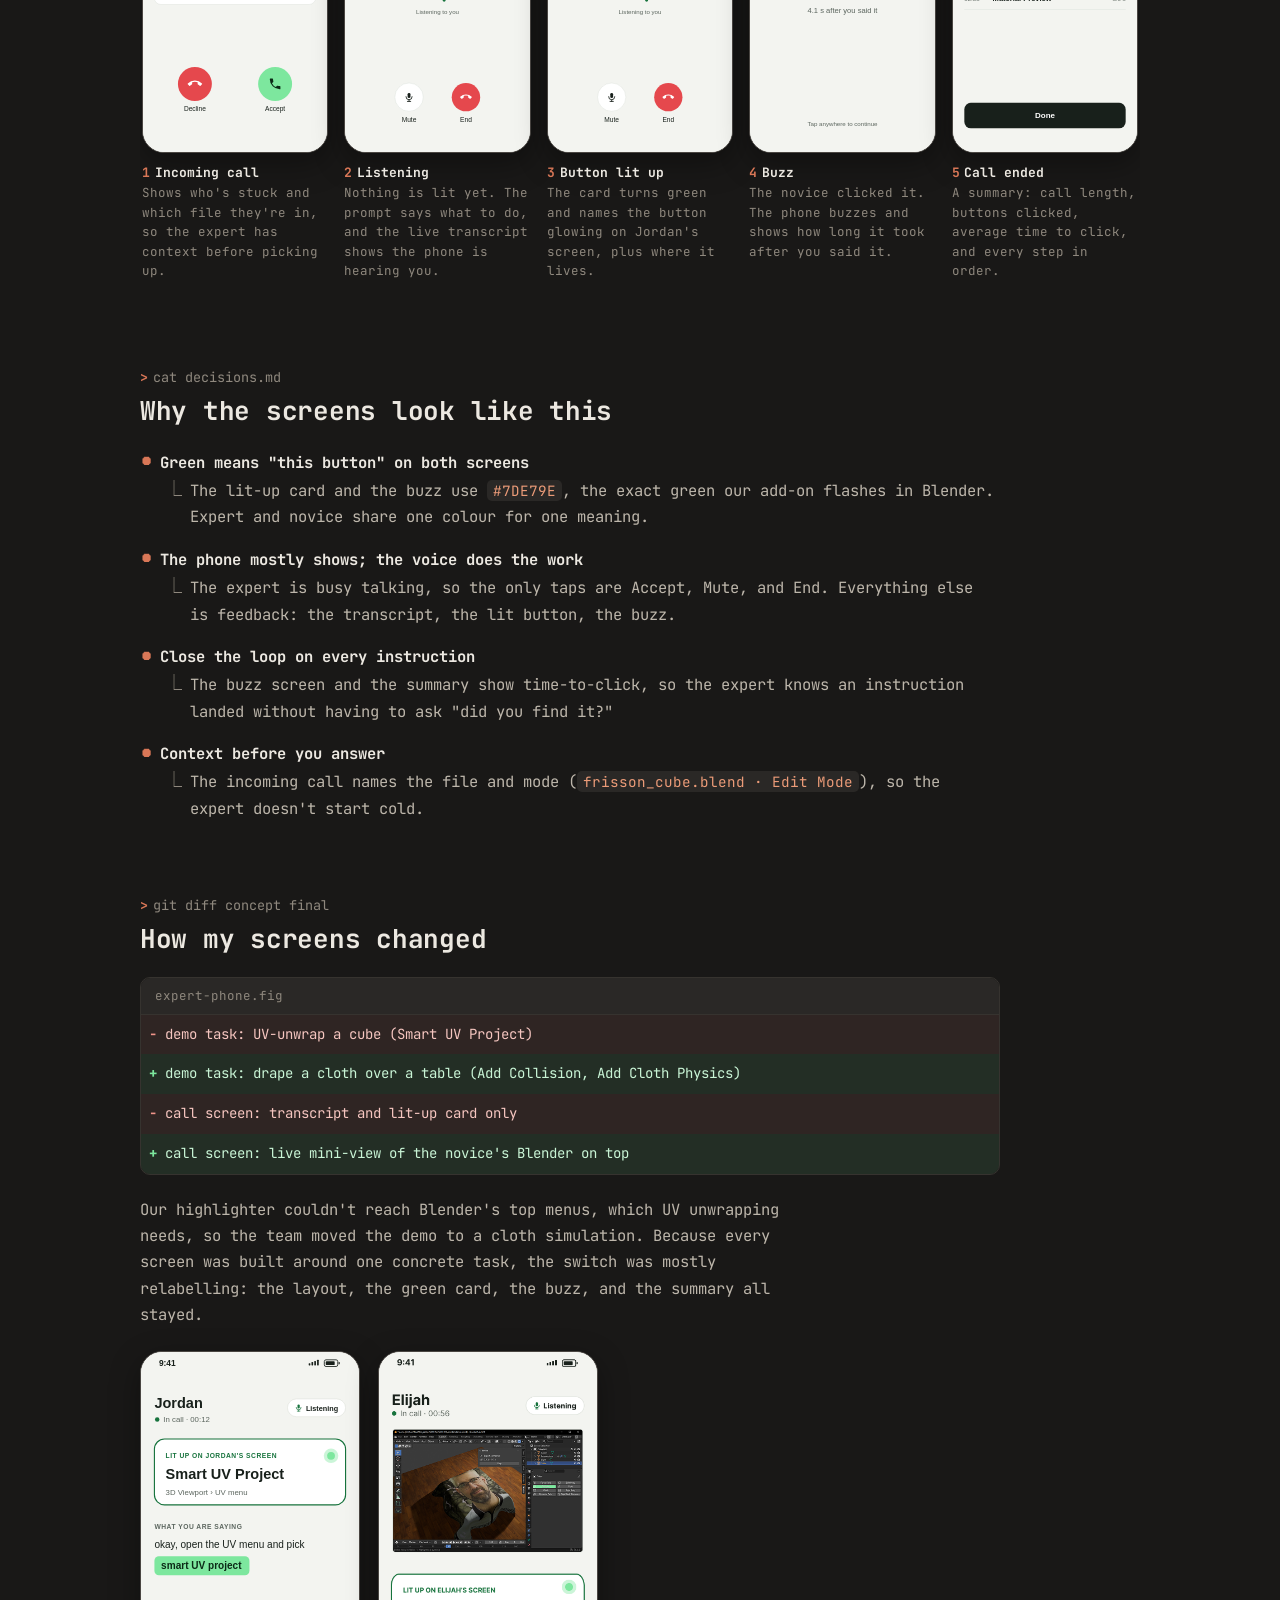
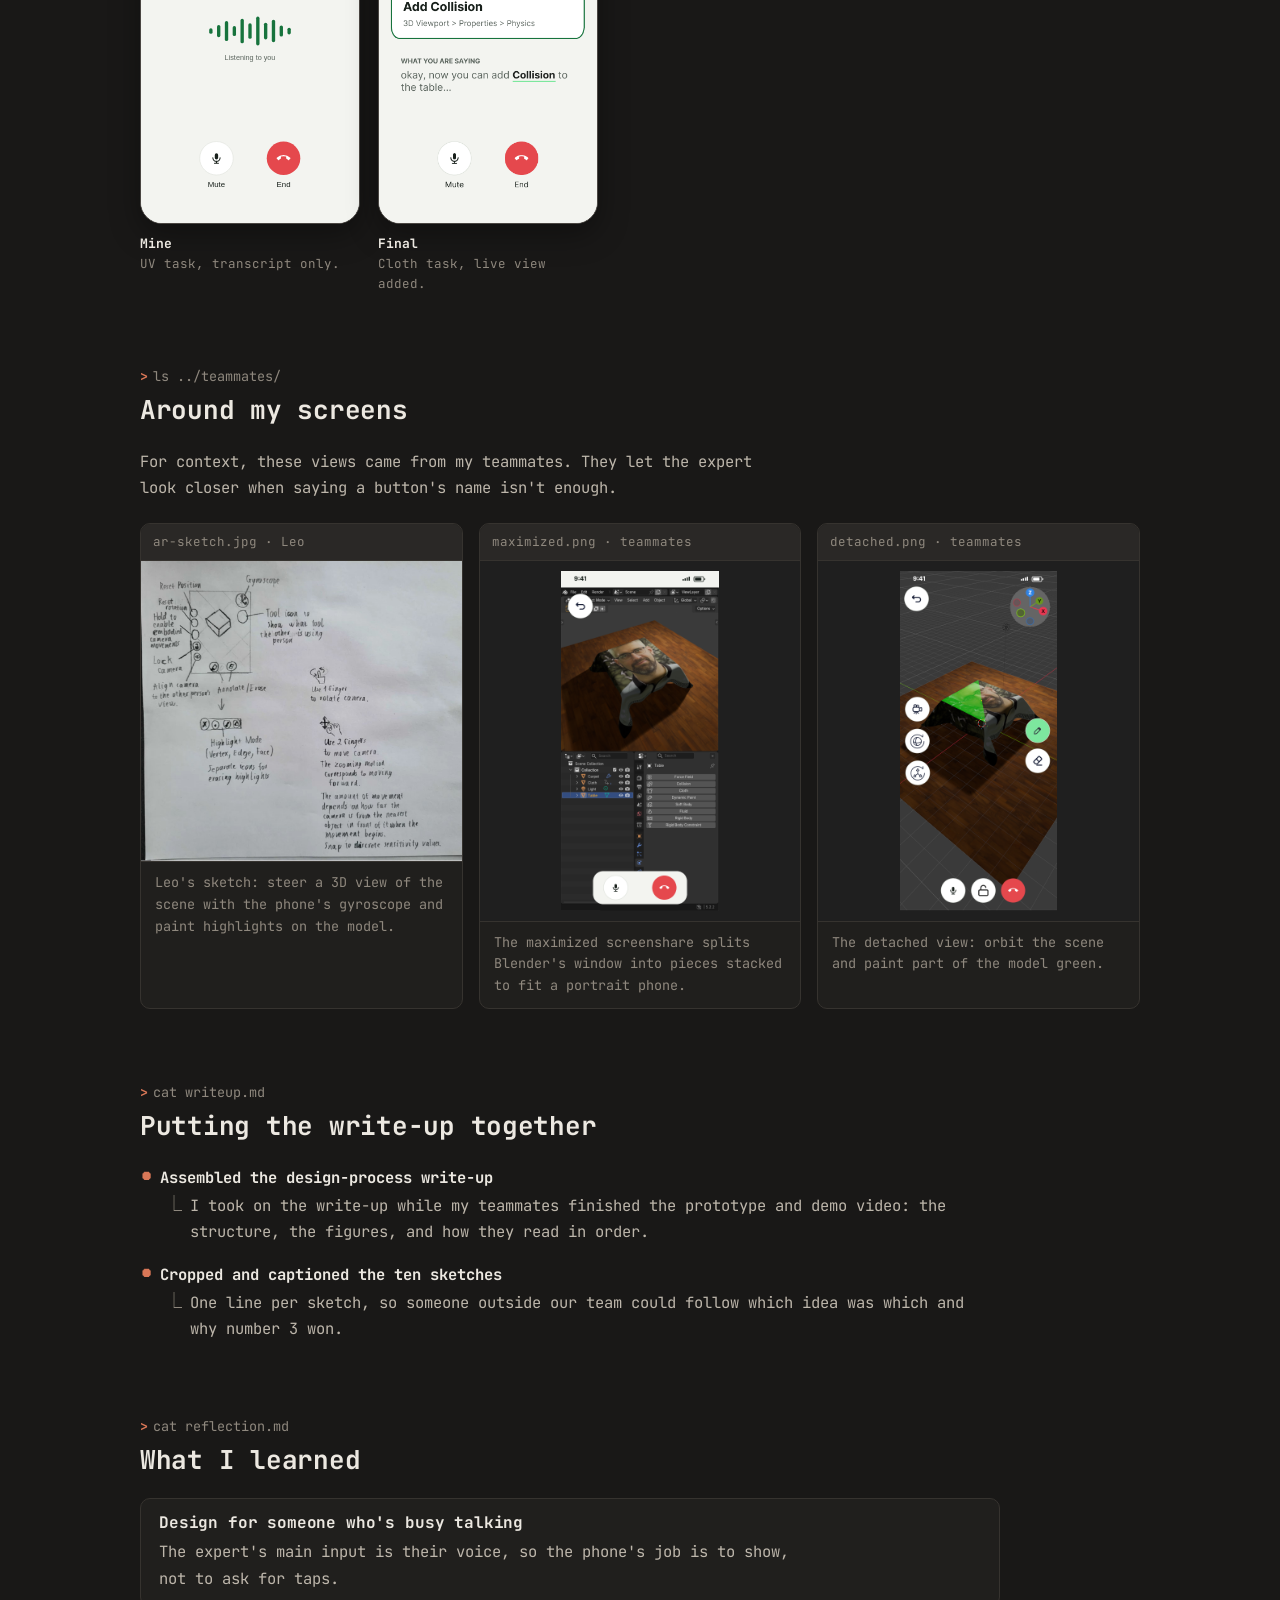
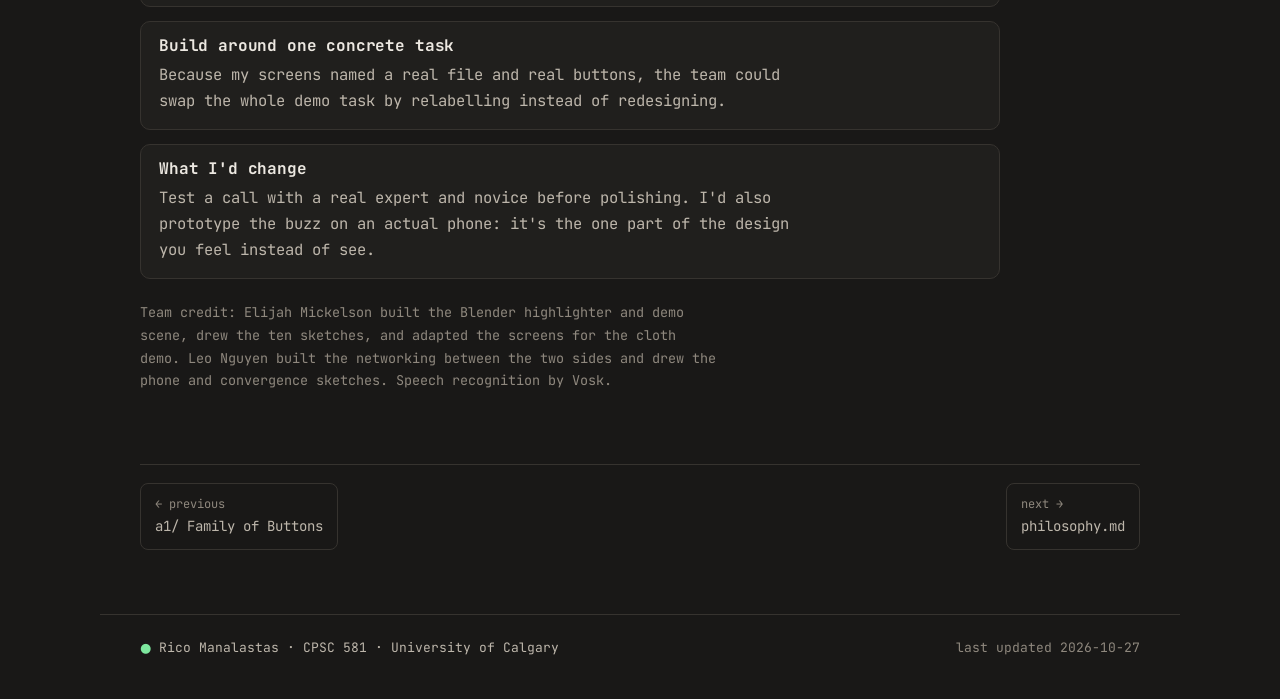
<file: a2.html>
<!doctype html>
<html lang="en">
<head>
  <meta charset="utf-8">
  <meta name="viewport" content="width=device-width, initial-scale=1">
  <title>Expert on Speed-Dial · Rico Manalastas</title>
  <meta name="description" content="Group Project 2: a Blender novice calls an expert, whose spoken button names light up on the novice's screen. Rico designed the expert's phone screens in Figma and assembled the write-up.">
  <link rel="icon" href="assets/favicon.svg" type="image/svg+xml">
  <link rel="preconnect" href="https://fonts.googleapis.com">
  <link rel="preconnect" href="https://fonts.gstatic.com" crossorigin>
  <link rel="stylesheet" href="https://fonts.googleapis.com/css2?family=JetBrains+Mono:wght@400;500;700;800&display=swap">
  <link rel="stylesheet" href="css/style.css">
  <script src="js/term.js" defer></script>
</head>
<body>
  <a class="skip" href="#main">Skip to content</a>

  <header class="topbar">
    <div class="topbar-inner">
      <a class="whoami" href="index.html"><span class="sym" aria-hidden="true">✻</span>rico@cpsc581<span class="path">:~/a2$</span></a>
      <nav aria-label="Main">
        <ul class="nav">
          <li><a href="index.html">~/home</a></li>
          <li><a href="a1.html">a1/</a></li>
          <li><a href="a2.html" aria-current="page">a2/</a></li>
          <li><a href="philosophy.html">philosophy.md</a></li>
          <li><a href="credits.html">credits.md</a></li>
        </ul>
      </nav>
    </div>
  </header>

  <main id="main">
    <header class="page-head">
      <p class="kicker">Group Project 2 · Oct 2026 · team of 3</p>
      <h1>Expert on Speed-Dial</h1>
      <p class="lede">Remote help for Blender. A stuck novice calls an expert's phone. The expert talks, and the buttons they name light up green in the novice's Blender. When the novice clicks the right one, the expert's phone buzzes.</p>
      <dl class="meta">
        <div><dt>my role</dt><dd>Expert's phone UI + write-up</dd></div>
        <div><dt>I made</dt><dd>5 Figma screens</dd></div>
        <div><dt>tools</dt><dd>Figma</dd></div>
        <div><dt>team</dt><dd>Elijah Mickelson, Leo Nguyen</dd></div>
      </dl>
    </header>

    <section aria-labelledby="hero-fig" style="padding-top:28px">
      <figure class="win">
        <div class="win-bar"><span class="win-dots" aria-hidden="true"><i></i><i></i><i></i></span><span class="win-title" id="hero-fig">figma · expert phone · my concept screens</span></div>
        <div class="win-body"><img src="assets/a2/concept-trio.png" alt="Three of my phone screens: an incoming help request from Jordan, a call where Smart UV Project is lit up on Jordan's screen, and a buzz confirming Jordan clicked it." width="1200" height="675"></div>
        <figcaption>Three of the five screens I designed: the call comes in, a button lights up, and the novice clicks it.</figcaption>
      </figure>
    </section>

    <!-- BRIEF -->
    <section aria-labelledby="brief">
      <div class="section-head">
        <span class="cmd">cat brief.md</span>
        <h2 id="brief">The brief</h2>
      </div>
      <p>Help an expert in 3D software share what they know with a novice, remotely and in real time, using the body (sensing, voice, touch, haptics) rather than relying on a plain video call.</p>
      <p data-draft>Our answer: the expert doesn't describe where to click. They just say the button's name, and it lights up in the novice's own Blender.</p>
      <ol class="flow mt" aria-label="How a call works">
        <li><span class="who">novice</span><br>Clicks the expert's name in a Blender side panel.</li>
        <li><span class="who">expert</span><br>Their phone rings with a help request. They accept.</li>
        <li><span class="who">expert</span><br>Talks: "okay, now add <b>Collision</b>…"</li>
        <li class="out"><span class="who">novice</span><br>The <b>Collision</b> button glows green in their Blender.</li>
        <li><span class="who">novice</span><br>Clicks the glowing button.</li>
        <li class="out"><span class="who">expert</span><br>Phone buzzes ✓, so they know it landed and can move on.</li>
      </ol>
    </section>

    <!-- DIVERGE -->
    <section aria-labelledby="diverge">
      <div class="section-head">
        <span class="cmd">ls sketches/</span>
        <h2 id="diverge">Ten ideas, then one</h2>
      </div>
      <div class="grid-2">
        <figure class="win">
          <div class="win-bar"><span class="win-dots" aria-hidden="true"><i></i><i></i><i></i></span><span class="win-title">diverging-sketches.png</span></div>
          <div class="win-body light"><img src="assets/a2/diverging-sketches.png" alt="Ten small pencil sketches on lined paper, each showing a different way an expert could guide a novice in Blender." loading="lazy" width="780" height="1087"></div>
          <figcaption>Elijah drew these ten. I cropped them out of his scanned page and wrote a caption for each one for our write-up.</figcaption>
        </figure>
        <div>
          <ol class="sketch-list" aria-label="The ten sketch ideas">
            <li><span class="n">01</span>Voice caption: the expert's words appear by the button</li>
            <li><span class="n">02</span>Physical pointing: point at a button, it highlights for the novice</li>
            <li class="pick"><span class="n">03</span>Voice match: the spoken button name lights up <span class="pick-tag">← our direction</span></li>
            <li><span class="n">04</span>Shortcut suggestion: "expand this" → press S, type 1.25</li>
            <li><span class="n">05</span>Phone tap: tap a button on your phone, the novice gets a hint</li>
            <li><span class="n">06</span>Simulated location: move a copy to show where it goes</li>
            <li><span class="n">07</span>Call and buzz: the novice asks for help, the phone buzzes</li>
            <li><span class="n">08</span>Voice command: "select it and delete it" just runs</li>
            <li><span class="n">09</span>Camera drag: rotate the novice's view from your phone</li>
            <li><span class="n">10</span>Shake to undo: shake the phone, the mistake is undone</li>
          </ol>
          <div class="note mt" data-draft>
            <p><b>Why voice won:</b> experts already talk novices through steps, so there's no new gesture to learn. The help shows up on the real button instead of on a screen the novice has to interpret. Ideas 07 and 09 survived as the call/buzz and the 3D view.</p>
          </div>
        </div>
      </div>
    </section>

    <!-- MY SCREENS -->
    <section aria-labelledby="screens">
      <div class="section-head">
        <span class="cmd">open figma/expert-phone</span>
        <h2 id="screens">What I designed: the expert's phone</h2>
      </div>
      <p>I designed the five core screens of a call in Figma. That afternoon the team switched the demo task, and Elijah adapted my screens to it. Toggle to compare.</p>

      <div data-toggle-group>
        <div class="toggle" role="group" aria-label="Which version of the screens to show">
          <button type="button" data-show="row-concept" aria-pressed="true">my concept (5)</button>
          <button type="button" data-show="row-final" aria-pressed="false">final, adapted (6)</button>
        </div>

        <div id="row-concept">
          <div class="phones" tabindex="0" aria-label="My five concept screens, scrollable">
            <figure class="phone">
              <div class="phone-frame"><img src="assets/a2/figma-concept/1-incoming-call.svg" alt="Incoming call screen: Help request from Blender, Jordan, working on frisson_cube.blend in Edit Mode, with Decline and Accept buttons." loading="lazy" width="390" height="844"></div>
              <figcaption><b><span class="n">1</span>Incoming call</b>Shows who's stuck and which file they're in, so the expert has context before picking up.</figcaption>
            </figure>
            <figure class="phone">
              <div class="phone-frame"><img src="assets/a2/figma-concept/2-in-call-listening.svg" alt="In-call screen: Nothing lit up yet, say a button's name; transcript reads okay, open the UV menu and…" loading="lazy" width="390" height="844"></div>
              <figcaption><b><span class="n">2</span>Listening</b>Nothing is lit yet. The prompt says what to do, and the live transcript shows the phone is hearing you.</figcaption>
            </figure>
            <figure class="phone">
              <div class="phone-frame"><img src="assets/a2/figma-concept/3-in-call-button-lit-up.svg" alt="In-call screen with a green-bordered card: Lit up on Jordan's screen, Smart UV Project, 3D Viewport › UV menu." loading="lazy" width="390" height="844"></div>
              <figcaption><b><span class="n">3</span>Button lit up</b>The card turns green and names the button glowing on Jordan's screen, plus where it lives.</figcaption>
            </figure>
            <figure class="phone">
              <div class="phone-frame"><img src="assets/a2/figma-concept/4-buzz-novice-clicked.svg" alt="Full-screen green check with vibration marks: Jordan clicked Smart UV Project, 4.1 s after you said it." loading="lazy" width="390" height="844"></div>
              <figcaption><b><span class="n">4</span>Buzz</b>The novice clicked it. The phone buzzes and shows how long it took after you said it.</figcaption>
            </figure>
            <figure class="phone">
              <div class="phone-frame"><img src="assets/a2/figma-concept/5-call-ended.svg" alt="Call ended summary: Jordan finished the Frisson cube; 3:12 call, 4 of 4 buttons clicked, 5.0 s average, then a list of each button and time." loading="lazy" width="390" height="844"></div>
              <figcaption><b><span class="n">5</span>Call ended</b>A summary: call length, buttons clicked, average time to click, and every step in order.</figcaption>
            </figure>
          </div>
        </div>

        <div id="row-final" hidden>
          <p class="toggle-note">Adapted by Elijah for the cloth demo. The structure of each screen carried over from mine; the live screenshare at the top is new.</p>
          <div class="phones" tabindex="0" aria-label="The six final screens, scrollable">
            <figure class="phone">
              <div class="phone-frame"><img src="assets/a2/final/incoming-call.png" alt="Final incoming call from Elijah, working on cloth_test.blend." loading="lazy" width="390" height="844"></div>
              <figcaption><b>Incoming call</b>Same layout, real demo file.</figcaption>
            </figure>
            <figure class="phone">
              <div class="phone-frame"><img src="assets/a2/final/in-call.png" alt="Final in-call screen with a live view of Elijah's Blender above the say-a-button card." loading="lazy" width="390" height="844"></div>
              <figcaption><b>In call</b>A live view of the novice's Blender above the card.</figcaption>
            </figure>
            <figure class="phone">
              <div class="phone-frame"><img src="assets/a2/final/in-call-button-lit-up.png" alt="Final lit-up card: Add Collision, 3D Viewport › Properties › Physics." loading="lazy" width="390" height="844"></div>
              <figcaption><b>Button lit up</b>"Add Collision" for the cloth task.</figcaption>
            </figure>
            <figure class="phone">
              <div class="phone-frame"><img src="assets/a2/final/novice-clicked.png" alt="Final buzz screen: Elijah clicked Add Collision, 4.2 s after you said it." loading="lazy" width="390" height="844"></div>
              <figcaption><b>Novice clicked</b>The buzz screen, unchanged in spirit.</figcaption>
            </figure>
            <figure class="phone">
              <div class="phone-frame"><img src="assets/a2/final/in-call-before-end.png" alt="Final in-call screen near the end of the call." loading="lazy" width="390" height="844"></div>
              <figcaption><b>Before end</b>Back to listening for the next step.</figcaption>
            </figure>
            <figure class="phone">
              <div class="phone-frame"><img src="assets/a2/final/call-ended.png" alt="Final call summary: Elijah completed their task; 8 of 8 buttons clicked." loading="lazy" width="390" height="844"></div>
              <figcaption><b>Call ended</b>The summary, now with 8 cloth steps.</figcaption>
            </figure>
          </div>
        </div>
      </div>
    </section>

    <!-- DECISIONS -->
    <section aria-labelledby="decisions">
      <div class="section-head">
        <span class="cmd">cat decisions.md</span>
        <h2 id="decisions">Why the screens look like this</h2>
      </div>
      <ul class="calls" data-draft>
        <li>
          <span class="title">Green means "this button" on both screens</span>
          <span class="result">The lit-up card and the buzz use <code>#7DE79E</code>, the exact green our add-on flashes in Blender. Expert and novice share one colour for one meaning.</span>
        </li>
        <li>
          <span class="title">The phone mostly shows; the voice does the work</span>
          <span class="result">The expert is busy talking, so the only taps are Accept, Mute, and End. Everything else is feedback: the transcript, the lit button, the buzz.</span>
        </li>
        <li>
          <span class="title">Close the loop on every instruction</span>
          <span class="result">The buzz screen and the summary show time-to-click, so the expert knows an instruction landed without having to ask "did you find it?"</span>
        </li>
        <li>
          <span class="title">Context before you answer</span>
          <span class="result">The incoming call names the file and mode (<code>frisson_cube.blend · Edit Mode</code>), so the expert doesn't start cold.</span>
        </li>
      </ul>
    </section>

    <!-- EVOLUTION -->
    <section aria-labelledby="evolve">
      <div class="section-head">
        <span class="cmd">git diff concept final</span>
        <h2 id="evolve">How my screens changed</h2>
      </div>
      <div class="diff">
        <div class="diff-head">expert-phone.fig</div>
        <div class="diff-line del">demo task: UV-unwrap a cube (Smart UV Project)</div>
        <div class="diff-line add">demo task: drape a cloth over a table (Add Collision, Add Cloth Physics)</div>
        <div class="diff-line del">call screen: transcript and lit-up card only</div>
        <div class="diff-line add">call screen: live mini-view of the novice's Blender on top</div>
      </div>
      <p class="mt" data-draft>Our highlighter couldn't reach Blender's top menus, which UV unwrapping needs, so the team moved the demo to a cloth simulation. Because every screen was built around one concrete task, the switch was mostly relabelling: the layout, the green card, the buzz, and the summary all stayed.</p>
      <div class="compare mt">
        <figure class="phone">
          <div class="phone-frame"><img src="assets/a2/figma-concept/3-in-call-button-lit-up.svg" alt="My version: Smart UV Project lit up on Jordan's screen." loading="lazy" width="390" height="844"></div>
          <figcaption><b>Mine</b>UV task, transcript only.</figcaption>
        </figure>
        <figure class="phone">
          <div class="phone-frame"><img src="assets/a2/final/in-call-button-lit-up.png" alt="Final version: Add Collision lit up on Elijah's screen, with a live view of Blender above." loading="lazy" width="390" height="844"></div>
          <figcaption><b>Final</b>Cloth task, live view added.</figcaption>
        </figure>
      </div>
    </section>

    <!-- TEAM CONTEXT -->
    <section aria-labelledby="team">
      <div class="section-head">
        <span class="cmd">ls ../teammates/</span>
        <h2 id="team">Around my screens</h2>
      </div>
      <p>For context, these views came from my teammates. They let the expert look closer when saying a button's name isn't enough.</p>
      <div class="grid-3 mt">
        <figure class="win">
          <div class="win-bar"><span class="win-title">ar-sketch.jpg · Leo</span></div>
          <div class="win-body light"><img src="assets/a2/leo-ar-sketch.jpg" alt="Leo's pencil sketch of the expert's phone: a 3D cube with buttons for gyroscope, lock camera, align camera, and annotate or erase." loading="lazy" width="1024" height="958"></div>
          <figcaption>Leo's sketch: steer a 3D view of the scene with the phone's gyroscope and paint highlights on the model.</figcaption>
        </figure>
        <figure class="win">
          <div class="win-bar"><span class="win-title">maximized.png · teammates</span></div>
          <div class="win-body" style="display:grid;place-items:center;padding:10px;background:#1f1f1f"><img src="assets/a2/final/maximized-screenshare.png" alt="Phone showing the novice's Blender window split into pieces stacked to fit a portrait screen." loading="lazy" width="390" height="844" style="max-height:340px;width:auto"></div>
          <figcaption>The maximized screenshare splits Blender's window into pieces stacked to fit a portrait phone.</figcaption>
        </figure>
        <figure class="win">
          <div class="win-bar"><span class="win-title">detached.png · teammates</span></div>
          <div class="win-body" style="display:grid;place-items:center;padding:10px;background:#1f1f1f"><img src="assets/a2/final/detached-view-highlighted.png" alt="Phone showing the 3D scene on its own with part of the cloth painted green." loading="lazy" width="390" height="844" style="max-height:340px;width:auto"></div>
          <figcaption>The detached view: orbit the scene and paint part of the model green.</figcaption>
        </figure>
      </div>
    </section>

    <!-- WRITE-UP -->
    <section aria-labelledby="writeup">
      <div class="section-head">
        <span class="cmd">cat writeup.md</span>
        <h2 id="writeup">Putting the write-up together</h2>
      </div>
      <ul class="calls">
        <li>
          <span class="title">Assembled the design-process write-up</span>
          <span class="result">I took on the write-up while my teammates finished the prototype and demo video: the structure, the figures, and how they read in order.</span>
        </li>
        <li>
          <span class="title">Cropped and captioned the ten sketches</span>
          <span class="result">One line per sketch, so someone outside our team could follow which idea was which and why number 3 won.</span>
        </li>
      </ul>
    </section>

    <!-- REFLECTION -->
    <section aria-labelledby="reflect">
      <div class="section-head">
        <span class="cmd">cat reflection.md</span>
        <h2 id="reflect">What I learned</h2>
      </div>
      <div class="reflect">
        <div data-draft>
          <h3>Design for someone who's busy talking</h3>
          <p>The expert's main input is their voice, so the phone's job is to show, not to ask for taps.</p>
        </div>
        <div data-draft>
          <h3>Build around one concrete task</h3>
          <p>Because my screens named a real file and real buttons, the team could swap the whole demo task by relabelling instead of redesigning.</p>
        </div>
        <div data-draft>
          <h3>What I'd change</h3>
          <p>Test a call with a real expert and novice before polishing. I'd also prototype the buzz on an actual phone: it's the one part of the design you feel instead of see.</p>
        </div>
      </div>
      <p class="credits-line mt">Team credit: Elijah Mickelson built the Blender highlighter and demo scene, drew the ten sketches, and adapted the screens for the cloth demo. Leo Nguyen built the networking between the two sides and drew the phone and convergence sketches. Speech recognition by Vosk.</p>
    </section>

    <nav class="pager" aria-label="Next and previous">
      <a href="a1.html"><span class="dir">← previous</span>a1/ Family of Buttons</a>
      <a href="philosophy.html"><span class="dir">next →</span>philosophy.md</a>
    </nav>
  </main>

  <footer class="footer">
    <span class="status"><span class="sym" aria-hidden="true">●</span> Rico Manalastas · CPSC 581 · University of Calgary</span>
    <span>last updated 2026-10-27</span>
  </footer>
</body>
</html>
</file>
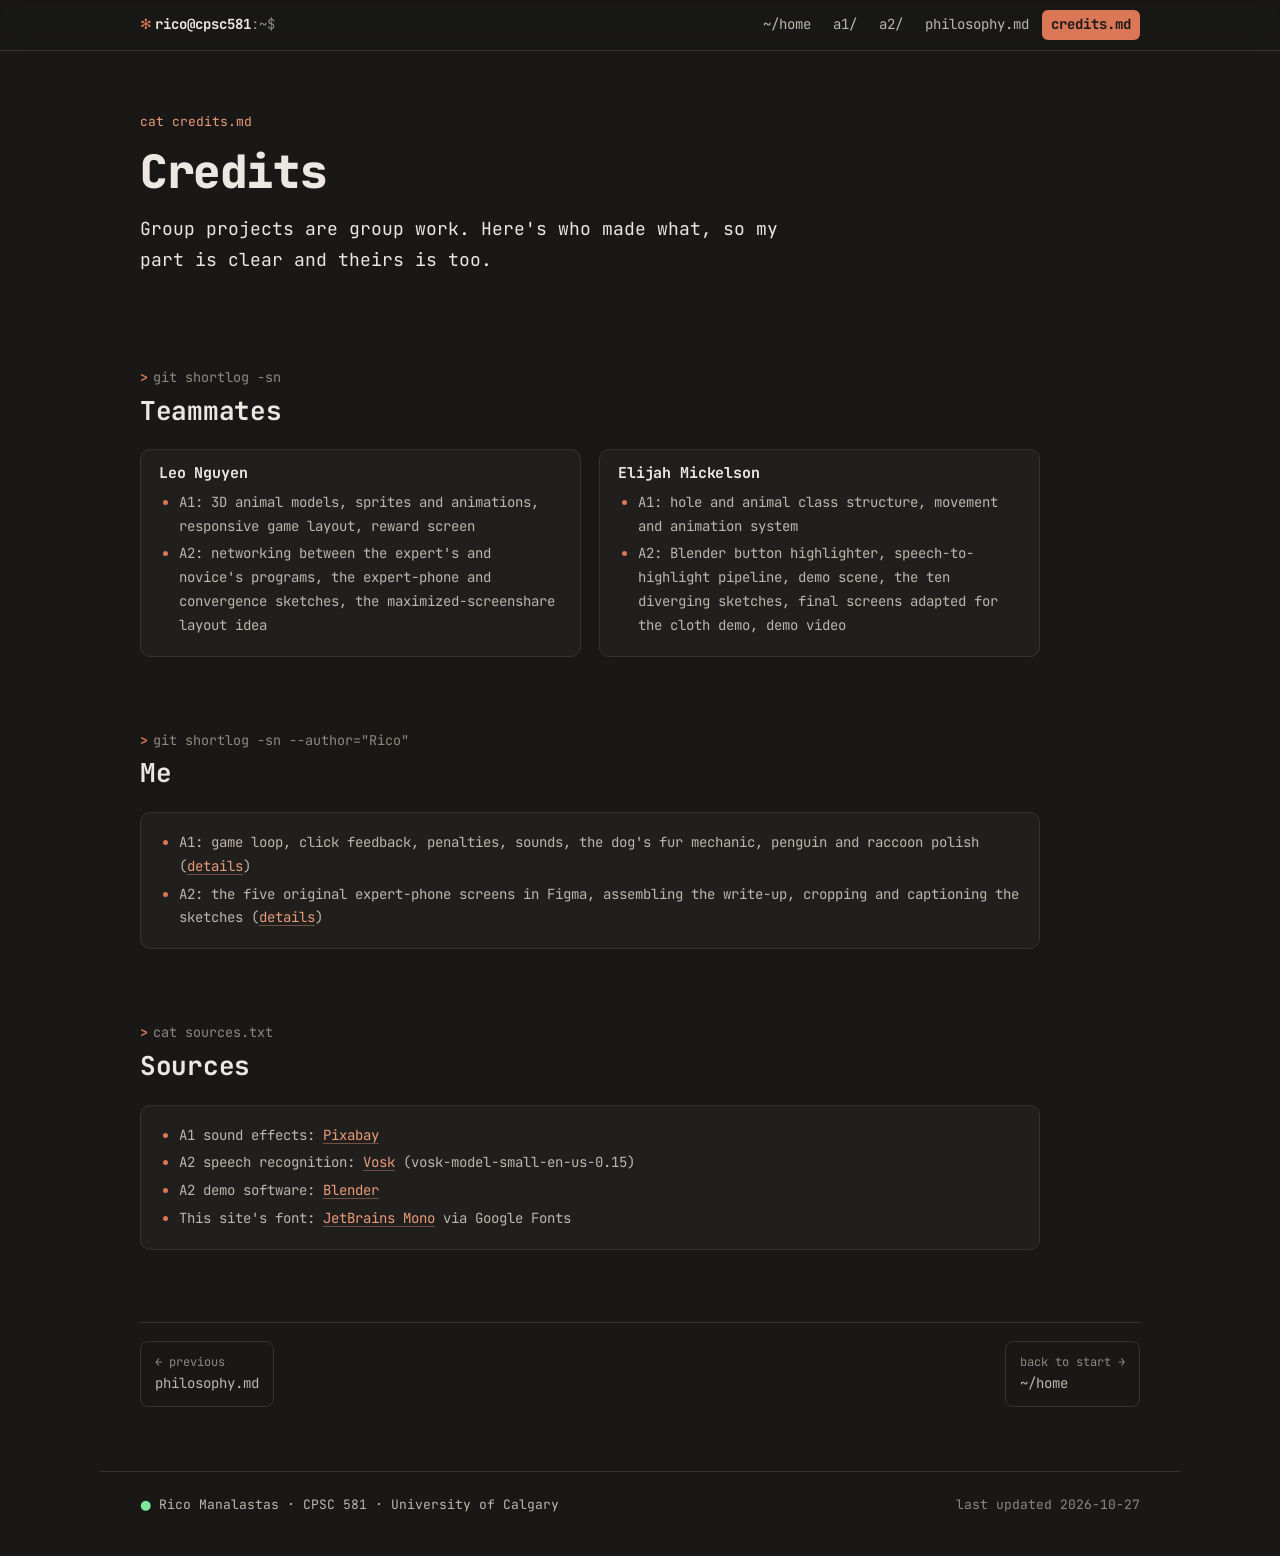
<file: credits.html>
<!doctype html>
<html lang="en">
<head>
  <meta charset="utf-8">
  <meta name="viewport" content="width=device-width, initial-scale=1">
  <title>Credits · Rico Manalastas</title>
  <meta name="description" content="Who made what in Rico's CPSC 581 group projects, and the outside resources used.">
  <link rel="icon" href="assets/favicon.svg" type="image/svg+xml">
  <link rel="preconnect" href="https://fonts.googleapis.com">
  <link rel="preconnect" href="https://fonts.gstatic.com" crossorigin>
  <link rel="stylesheet" href="https://fonts.googleapis.com/css2?family=JetBrains+Mono:wght@400;500;700;800&display=swap">
  <link rel="stylesheet" href="css/style.css">
  <script src="js/term.js" defer></script>
</head>
<body>
  <a class="skip" href="#main">Skip to content</a>

  <header class="topbar">
    <div class="topbar-inner">
      <a class="whoami" href="index.html"><span class="sym" aria-hidden="true">✻</span>rico@cpsc581<span class="path">:~$</span></a>
      <nav aria-label="Main">
        <ul class="nav">
          <li><a href="index.html">~/home</a></li>
          <li><a href="a1.html">a1/</a></li>
          <li><a href="a2.html">a2/</a></li>
          <li><a href="philosophy.html">philosophy.md</a></li>
          <li><a href="credits.html" aria-current="page">credits.md</a></li>
        </ul>
      </nav>
    </div>
  </header>

  <main id="main">
    <header class="page-head">
      <p class="kicker">cat credits.md</p>
      <h1>Credits</h1>
      <p class="lede">Group projects are group work. Here's who made what, so my part is clear and theirs is too.</p>
    </header>

    <section aria-labelledby="team">
      <div class="section-head">
        <span class="cmd">git shortlog -sn</span>
        <h2 id="team">Teammates</h2>
      </div>
      <div class="two-col">
        <div class="panel">
          <h3>Leo Nguyen</h3>
          <ul>
            <li>A1: 3D animal models, sprites and animations, responsive game layout, reward screen</li>
            <li>A2: networking between the expert's and novice's programs, the expert-phone and convergence sketches, the maximized-screenshare layout idea</li>
          </ul>
        </div>
        <div class="panel">
          <h3>Elijah Mickelson</h3>
          <ul>
            <li>A1: hole and animal class structure, movement and animation system</li>
            <li>A2: Blender button highlighter, speech-to-highlight pipeline, demo scene, the ten diverging sketches, final screens adapted for the cloth demo, demo video</li>
          </ul>
        </div>
      </div>
    </section>

    <section aria-labelledby="mine">
      <div class="section-head">
        <span class="cmd">git shortlog -sn --author="Rico"</span>
        <h2 id="mine">Me</h2>
      </div>
      <div class="panel" style="max-width:900px">
        <ul>
          <li>A1: game loop, click feedback, penalties, sounds, the dog's fur mechanic, penguin and raccoon polish (<a href="a1.html#built">details</a>)</li>
          <li>A2: the five original expert-phone screens in Figma, assembling the write-up, cropping and captioning the sketches (<a href="a2.html#screens">details</a>)</li>
        </ul>
      </div>
    </section>

    <section aria-labelledby="sources">
      <div class="section-head">
        <span class="cmd">cat sources.txt</span>
        <h2 id="sources">Sources</h2>
      </div>
      <div class="panel" style="max-width:900px">
        <ul>
          <li>A1 sound effects: <a href="https://pixabay.com/">Pixabay</a></li>
          <li>A2 speech recognition: <a href="https://alphacephei.com/vosk/">Vosk</a> (vosk-model-small-en-us-0.15)</li>
          <li>A2 demo software: <a href="https://www.blender.org/">Blender</a></li>
          <li>This site's font: <a href="https://fonts.google.com/specimen/JetBrains+Mono">JetBrains Mono</a> via Google Fonts</li>
        </ul>
      </div>
    </section>

    <nav class="pager" aria-label="Next and previous">
      <a href="philosophy.html"><span class="dir">← previous</span>philosophy.md</a>
      <a href="index.html"><span class="dir">back to start →</span>~/home</a>
    </nav>
  </main>

  <footer class="footer">
    <span class="status"><span class="sym" aria-hidden="true">●</span> Rico Manalastas · CPSC 581 · University of Calgary</span>
    <span>last updated 2026-10-27</span>
  </footer>
</body>
</html>
</file>
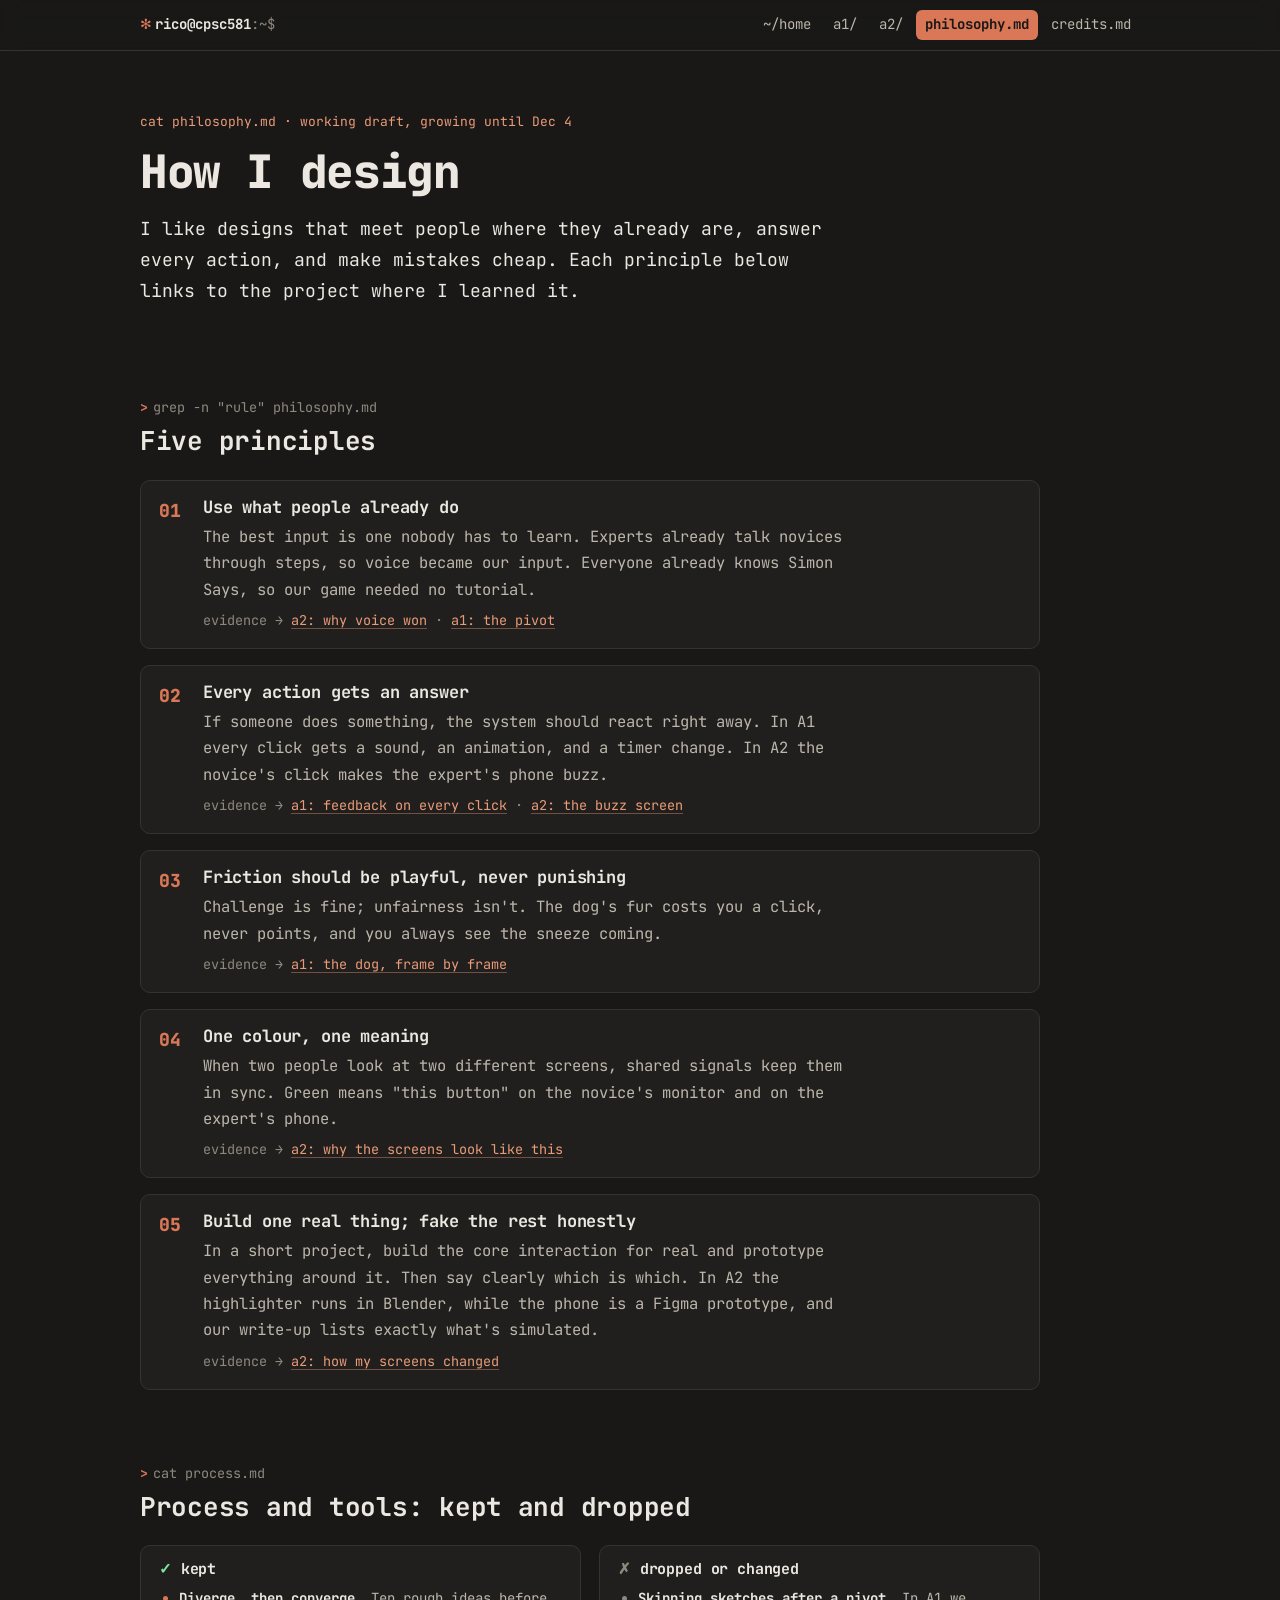
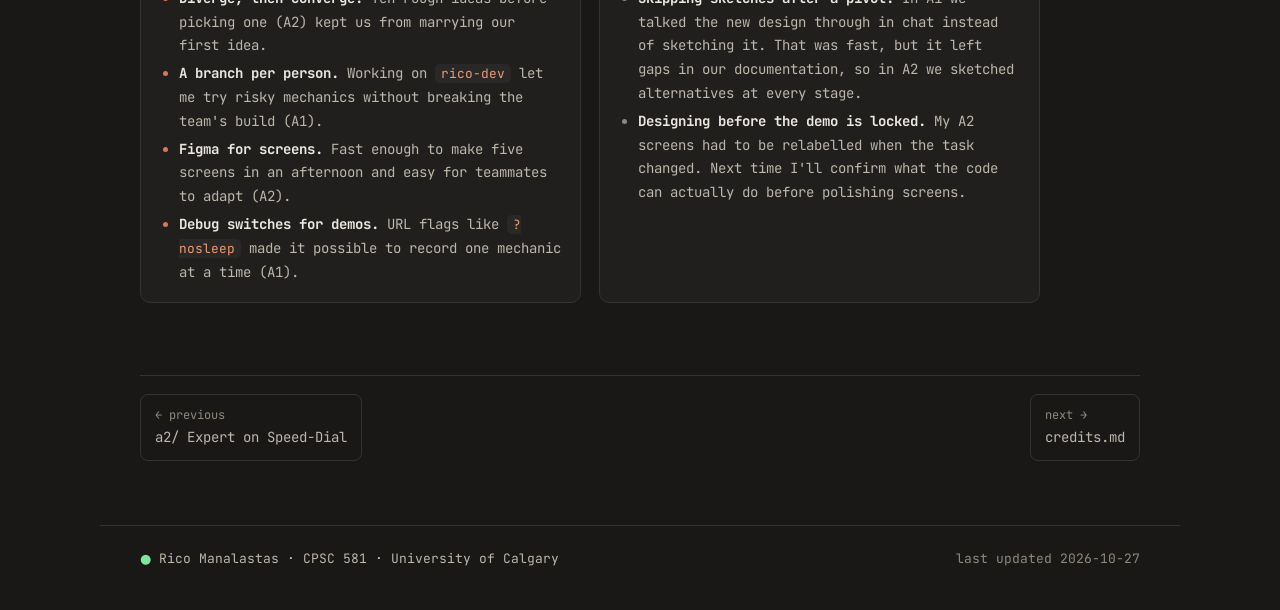
<file: philosophy.html>
<!doctype html>
<html lang="en">
<head>
  <meta charset="utf-8">
  <meta name="viewport" content="width=device-width, initial-scale=1">
  <title>Design Philosophy · Rico Manalastas</title>
  <meta name="description" content="How Rico designs: five principles drawn from the CPSC 581 group projects, and the processes and tools he kept or dropped.">
  <link rel="icon" href="assets/favicon.svg" type="image/svg+xml">
  <link rel="preconnect" href="https://fonts.googleapis.com">
  <link rel="preconnect" href="https://fonts.gstatic.com" crossorigin>
  <link rel="stylesheet" href="https://fonts.googleapis.com/css2?family=JetBrains+Mono:wght@400;500;700;800&display=swap">
  <link rel="stylesheet" href="css/style.css">
  <script src="js/term.js" defer></script>
</head>
<body>
  <a class="skip" href="#main">Skip to content</a>

  <header class="topbar">
    <div class="topbar-inner">
      <a class="whoami" href="index.html"><span class="sym" aria-hidden="true">✻</span>rico@cpsc581<span class="path">:~$</span></a>
      <nav aria-label="Main">
        <ul class="nav">
          <li><a href="index.html">~/home</a></li>
          <li><a href="a1.html">a1/</a></li>
          <li><a href="a2.html">a2/</a></li>
          <li><a href="philosophy.html" aria-current="page">philosophy.md</a></li>
          <li><a href="credits.html">credits.md</a></li>
        </ul>
      </nav>
    </div>
  </header>

  <main id="main">
    <header class="page-head">
      <p class="kicker">cat philosophy.md · working draft, growing until Dec 4</p>
      <h1>How I design</h1>
      <p class="lede" data-draft>I like designs that meet people where they already are, answer every action, and make mistakes cheap. Each principle below links to the project where I learned it.</p>
    </header>

    <section aria-labelledby="principles">
      <div class="section-head">
        <span class="cmd">grep -n "rule" philosophy.md</span>
        <h2 id="principles">Five principles</h2>
      </div>
      <ol class="principles" data-draft>
        <li>
          <h3>Use what people already do</h3>
          <p>The best input is one nobody has to learn. Experts already talk novices through steps, so voice became our input. Everyone already knows Simon Says, so our game needed no tutorial.</p>
          <p class="evidence">evidence → <a href="a2.html#diverge">a2: why voice won</a> · <a href="a1.html#pivot">a1: the pivot</a></p>
        </li>
        <li>
          <h3>Every action gets an answer</h3>
          <p>If someone does something, the system should react right away. In A1 every click gets a sound, an animation, and a timer change. In A2 the novice's click makes the expert's phone buzz.</p>
          <p class="evidence">evidence → <a href="a1.html#built">a1: feedback on every click</a> · <a href="a2.html#screens">a2: the buzz screen</a></p>
        </li>
        <li>
          <h3>Friction should be playful, never punishing</h3>
          <p>Challenge is fine; unfairness isn't. The dog's fur costs you a click, never points, and you always see the sneeze coming.</p>
          <p class="evidence">evidence → <a href="a1.html#dog">a1: the dog, frame by frame</a></p>
        </li>
        <li>
          <h3>One colour, one meaning</h3>
          <p>When two people look at two different screens, shared signals keep them in sync. Green means "this button" on the novice's monitor and on the expert's phone.</p>
          <p class="evidence">evidence → <a href="a2.html#decisions">a2: why the screens look like this</a></p>
        </li>
        <li>
          <h3>Build one real thing; fake the rest honestly</h3>
          <p>In a short project, build the core interaction for real and prototype everything around it. Then say clearly which is which. In A2 the highlighter runs in Blender, while the phone is a Figma prototype, and our write-up lists exactly what's simulated.</p>
          <p class="evidence">evidence → <a href="a2.html#evolve">a2: how my screens changed</a></p>
        </li>
      </ol>
    </section>

    <section aria-labelledby="process">
      <div class="section-head">
        <span class="cmd">cat process.md</span>
        <h2 id="process">Process and tools: kept and dropped</h2>
      </div>
      <div class="two-col" data-draft>
        <div class="panel">
          <h3><span class="ok">✓</span> kept</h3>
          <ul>
            <li><b>Diverge, then converge.</b> Ten rough ideas before picking one (A2) kept us from marrying our first idea.</li>
            <li><b>A branch per person.</b> Working on <code>rico-dev</code> let me try risky mechanics without breaking the team's build (A1).</li>
            <li><b>Figma for screens.</b> Fast enough to make five screens in an afternoon and easy for teammates to adapt (A2).</li>
            <li><b>Debug switches for demos.</b> URL flags like <code>?nosleep</code> made it possible to record one mechanic at a time (A1).</li>
          </ul>
        </div>
        <div class="panel reject">
          <h3><span class="dim">✗</span> dropped or changed</h3>
          <ul>
            <li><b>Skipping sketches after a pivot.</b> In A1 we talked the new design through in chat instead of sketching it. That was fast, but it left gaps in our documentation, so in A2 we sketched alternatives at every stage.</li>
            <li><b>Designing before the demo is locked.</b> My A2 screens had to be relabelled when the task changed. Next time I'll confirm what the code can actually do before polishing screens.</li>
          </ul>
        </div>
      </div>
    </section>

    <nav class="pager" aria-label="Next and previous">
      <a href="a2.html"><span class="dir">← previous</span>a2/ Expert on Speed-Dial</a>
      <a href="credits.html"><span class="dir">next →</span>credits.md</a>
    </nav>
  </main>

  <footer class="footer">
    <span class="status"><span class="sym" aria-hidden="true">●</span> Rico Manalastas · CPSC 581 · University of Calgary</span>
    <span>last updated 2026-10-27</span>
  </footer>
</body>
</html>
</file>
<file: css/style.css>
/* Rico Manalastas · CPSC 581 portfolio
   Terminal look: warm near-black, terracotta accent, monospace everywhere. */

:root {
  --bg: #191817;
  --bg-2: #201f1d;
  --bg-3: #2a2826;
  --line: #36332f;
  --line-2: #4a4642;
  --ink: #ece8e1;
  --ink-2: #bdb6ab;
  --ink-3: #8f887e;
  --accent: #d97757;
  --accent-2: #eb9b78;
  --accent-deep: #a9553a;
  --accent-wash: rgba(217, 119, 87, 0.14);
  --ok: #7de79e;
  --ok-wash: rgba(125, 231, 158, 0.10);
  --del: #f0948a;
  --del-wash: rgba(240, 148, 138, 0.10);
  --glitch-a: #ffb59a;
  --glitch-b: #4fc3d9;
  --mono: "JetBrains Mono", ui-monospace, "Cascadia Code", "SF Mono", Consolas, monospace;
  --symbols: "Segoe UI Symbol", "Apple Symbols", "Noto Sans Symbols 2", "DejaVu Sans", sans-serif;
  --radius: 10px;
  --gutter: clamp(16px, 4vw, 40px);
  --measure: 72ch;
  color-scheme: dark;
}

*, *::before, *::after { box-sizing: border-box; }

html { -webkit-text-size-adjust: 100%; scroll-padding-top: 72px; }

body {
  margin: 0;
  background: var(--bg);
  color: var(--ink-2);
  font: 400 15.5px/1.7 var(--mono);
  font-variant-ligatures: none;
  overflow-x: hidden;
}

img { max-width: 100%; height: auto; display: block; }

a { color: var(--accent-2); text-decoration: underline; text-decoration-color: rgba(235, 155, 120, 0.4); text-underline-offset: 3px; }
a:hover { color: var(--ink); text-decoration-color: var(--accent); }
a:focus-visible, button:focus-visible { outline: 2px solid var(--accent); outline-offset: 3px; border-radius: 4px; }

::selection { background: var(--accent); color: var(--bg); }

h1, h2, h3 { color: var(--ink); line-height: 1.25; margin: 0; font-weight: 700; letter-spacing: -0.01em; }
h1 { font-size: clamp(30px, 6vw, 46px); font-weight: 800; letter-spacing: -0.03em; }
h2 { font-size: clamp(21px, 3.4vw, 26px); }
h3 { font-size: 16px; }
p { margin: 0 0 1em; max-width: var(--measure); }
b, strong { color: var(--ink); font-weight: 700; }
code, kbd { font-family: var(--mono); font-size: 0.92em; color: var(--accent-2); background: var(--bg-3); padding: 1px 6px; border-radius: 5px; }
kbd { border: 1px solid var(--line-2); border-bottom-width: 2px; color: var(--ink); }

.sym { font-family: var(--symbols); font-style: normal; }
.accent { color: var(--accent); }
.ok { color: var(--ok); }
.dim { color: var(--ink-3); }
.sr-only { position: absolute; width: 1px; height: 1px; padding: 0; margin: -1px; overflow: hidden; clip: rect(0 0 0 0); white-space: nowrap; border: 0; }

.skip { position: absolute; left: 12px; top: -60px; z-index: 50; background: var(--accent); color: var(--bg); padding: 8px 12px; border-radius: 6px; text-decoration: none; font-weight: 700; }
.skip:focus { top: 12px; color: var(--bg); }

/* ---------- Top bar ---------- */
.topbar {
  position: sticky; top: 0; z-index: 20;
  background: rgba(25, 24, 23, 0.88);
  backdrop-filter: blur(10px);
  -webkit-backdrop-filter: blur(10px);
  border-bottom: 1px solid var(--line);
}
.topbar-inner {
  max-width: 1080px; margin: 0 auto; padding: 10px var(--gutter);
  display: flex; flex-wrap: wrap; align-items: center; justify-content: space-between; gap: 6px 18px;
}
.whoami { color: var(--ink); text-decoration: none; font-weight: 700; font-size: 14px; white-space: nowrap; }
.whoami:hover { color: var(--ink); }
.whoami .sym { color: var(--accent); display: inline-block; width: 1.1em; }
.whoami .path { color: var(--ink-3); font-weight: 400; }
.nav { display: flex; flex-wrap: wrap; gap: 2px 4px; margin: 0; padding: 0; list-style: none; font-size: 14px; }
.nav a { display: block; padding: 3px 9px; border-radius: 6px; color: var(--ink-2); text-decoration: none; }
.nav a:hover { color: var(--ink); background: var(--bg-3); }
.nav a[aria-current="page"] { background: var(--accent); color: var(--bg); font-weight: 700; }

/* ---------- Page frame ---------- */
main { max-width: 1080px; margin: 0 auto; padding: 0 var(--gutter); }
section { padding: clamp(40px, 7vw, 72px) 0 0; }
.section-head { margin-bottom: 22px; }

/* the "> command" line above every section title */
.cmd { display: block; font-size: 13.5px; color: var(--ink-3); margin-bottom: 6px; }
.cmd::before { content: ">"; color: var(--accent); font-weight: 700; margin-right: 0.6ch; }

.lede { font-size: clamp(16px, 2.2vw, 18px); color: var(--ink); max-width: 62ch; }

/* ---------- Hero (home) ---------- */
.hero { position: relative; padding: clamp(28px, 6vw, 56px) 0 0; }
.hero-grid { display: grid; grid-template-columns: minmax(0, 1fr) auto; gap: 28px; align-items: end; }

.welcome {
  border: 1px solid var(--accent);
  border-radius: var(--radius);
  padding: 18px 20px;
  max-width: 640px;
  background: linear-gradient(180deg, rgba(217, 119, 87, 0.05), transparent 70%);
}
.welcome .welcome-title { color: var(--ink); font-weight: 700; margin: 0 0 12px; font-size: 15px; }
.welcome-title .sym { color: var(--accent); margin-right: 0.5ch; }
.welcome p { margin: 0; color: var(--ink-3); font-size: 14px; }
.welcome .hint { margin-bottom: 10px; color: var(--ink-2); }
.welcome .hint a { white-space: nowrap; }

.banner-wrap { margin: 30px 0 4px; position: relative; }
.banner {
  position: relative; margin: 0;
  font: 700 clamp(9px, 4.6vw, 27px)/1.02 var(--mono);
  letter-spacing: 0;
  color: var(--accent);
  width: fit-content;
  text-shadow: 0 0 24px rgba(217, 119, 87, 0.22);
  user-select: none;
}
.banner .sh { color: var(--accent-deep); text-shadow: none; }
.banner .g-layer { position: absolute; inset: 0; margin: 0; opacity: 0; pointer-events: none; text-shadow: none; }
.banner .g-layer .sh { color: inherit; }
.banner-sub { color: var(--ink-3); font-size: 14px; margin: 8px 0 0; letter-spacing: 0.18em; text-transform: lowercase; }

.glitching .g-base { animation: g-base 0.34s steps(1, end) both; }
.glitching .g-a { opacity: 0.9; color: var(--glitch-a); animation: g-a 0.34s steps(1, end) both; }
.glitching .g-b { opacity: 0.75; color: var(--glitch-b); animation: g-b 0.34s steps(1, end) both; }
@keyframes g-base { 0% { transform: translateX(0); } 30% { transform: translateX(2px) skewX(-6deg); } 60% { transform: translateX(-2px); } 100% { transform: none; } }
@keyframes g-a {
  0% { clip-path: inset(8% 0 72% 0); transform: translate(-6px, 0); }
  20% { clip-path: inset(48% 0 30% 0); transform: translate(7px, 0); }
  40% { clip-path: inset(22% 0 58% 0); transform: translate(-3px, 0); }
  60% { clip-path: inset(76% 0 6% 0); transform: translate(5px, 0); }
  80% { clip-path: inset(36% 0 44% 0); transform: translate(-7px, 0); }
  100% { clip-path: inset(0 0 100% 0); transform: none; }
}
@keyframes g-b {
  0% { clip-path: inset(62% 0 18% 0); transform: translate(6px, 0); }
  20% { clip-path: inset(12% 0 70% 0); transform: translate(-6px, 0); }
  40% { clip-path: inset(80% 0 4% 0); transform: translate(4px, 0); }
  60% { clip-path: inset(30% 0 52% 0); transform: translate(-5px, 0); }
  80% { clip-path: inset(54% 0 26% 0); transform: translate(3px, 0); }
  100% { clip-path: inset(0 0 100% 0); transform: none; }
}

/* spinner line */
.spinner-line { margin: 26px 0 0; font-size: 15px; color: var(--ink-3); display: flex; flex-wrap: wrap; align-items: baseline; gap: 0 1ch; cursor: pointer; width: fit-content; }
.spin-glyph { display: inline-block; width: 1.2em; text-align: center; color: var(--accent); font-family: var(--symbols); }
.spin-verb {
  font-weight: 500;
  background: linear-gradient(90deg, var(--accent) 0%, var(--accent) 38%, #ffd9c7 50%, var(--accent) 62%, var(--accent) 100%);
  background-size: 250% 100%;
  -webkit-background-clip: text; background-clip: text;
  color: transparent;
  animation: shimmer 2.2s linear infinite;
}
@keyframes shimmer { from { background-position: 100% 0; } to { background-position: -150% 0; } }
.spinner-line.stopped .spin-verb { animation: none; background: none; color: var(--ink-2); }
.spinner-line.stopped .spin-glyph { color: var(--ink-3); }

/* pixel dog */
.mascot { display: flex; flex-direction: column; align-items: center; gap: 6px; align-self: center; margin-top: 60px; }
.mascot-btn { background: none; border: 0; padding: 4px; cursor: pointer; position: relative; }
.pixel-dog { width: clamp(96px, 16vw, 150px); height: auto; display: block; overflow: visible; }
.pd-body, .pd-tail { fill: var(--accent); }
.pd-ear { fill: var(--accent-deep); }
.pd-eye { fill: var(--bg); }
.pd-tail { transform-box: fill-box; transform-origin: 100% 100%; animation: wag 0.9s ease-in-out infinite; }
.pd-eye { transform-box: fill-box; transform-origin: 50% 50%; animation: blink 4.5s infinite; }
@keyframes wag { 0%, 100% { transform: rotate(0); } 50% { transform: rotate(-28deg); } }
@keyframes blink { 0%, 94%, 100% { transform: scaleY(1); } 96% { transform: scaleY(0.1); } }
.mascot-btn.sneeze .pixel-dog { animation: sneeze 0.5s ease-out; }
@keyframes sneeze { 0% { transform: none; } 25% { transform: translateX(-5px) rotate(-4deg); } 55% { transform: translateX(6px) rotate(3deg); } 100% { transform: none; } }
.mascot-caption { font-size: 12px; color: var(--ink-3); text-align: center; min-height: 1.5em; }
.fur { position: absolute; width: 8px; height: 8px; background: #8a8580; pointer-events: none; animation: fur 0.9s ease-out forwards; }
@keyframes fur { from { opacity: 1; transform: translate(0, 0) rotate(0); } to { opacity: 0; transform: translate(var(--dx), var(--dy)) rotate(var(--rot)); } }

/* ---------- Project cards (home) ---------- */
.cards { display: grid; grid-template-columns: repeat(auto-fit, minmax(min(100%, 320px), 1fr)); gap: 18px; }
.card {
  display: flex; flex-direction: column; text-decoration: none; color: var(--ink-2);
  border: 1px solid var(--line); border-radius: var(--radius); overflow: hidden; background: var(--bg-2);
  transition: border-color 0.15s, transform 0.15s;
}
.card:hover { border-color: var(--accent); color: var(--ink-2); transform: translateY(-2px); }
.card-media { aspect-ratio: 16 / 9; background: var(--bg-3); overflow: hidden; border-bottom: 1px solid var(--line); }
.card-media img { width: 100%; height: 100%; object-fit: cover; }
.card-media.contain img { object-fit: contain; }
.card-media.game { background: #ffe45b; }
.card-body { padding: 16px 18px 18px; display: flex; flex-direction: column; gap: 8px; flex: 1; }
.card-path { font-size: 13px; color: var(--ink-3); }
.card-path::before { content: "$ cd "; color: var(--accent); }
.card h3 { font-size: 20px; }
.card p { margin: 0; font-size: 14.5px; }
.tags { display: flex; flex-wrap: wrap; gap: 6px; margin-top: auto; padding-top: 6px; list-style: none; padding-left: 0; }
.tags li { font-size: 12px; color: var(--ink-2); border: 1px solid var(--line-2); border-radius: 999px; padding: 1px 9px; }

/* ---------- Process log ---------- */
.log { list-style: none; margin: 0; padding: 0; border-left: 1px solid var(--line-2); max-width: 820px; }
.log li { position: relative; padding: 0 0 18px 22px; }
.log li::before { content: ""; position: absolute; left: -5px; top: 0.6em; width: 9px; height: 9px; border-radius: 50%; background: var(--bg); border: 2px solid var(--accent); }
.log li.now::before { background: var(--accent); }
.log time { font-size: 13px; color: var(--accent-2); }
.log .proj { font-size: 12px; color: var(--ink-3); border: 1px solid var(--line-2); border-radius: 4px; padding: 0 6px; margin-left: 6px; }
.log p { margin: 2px 0 0; }

/* terminal-style todo list */
.todo { list-style: none; margin: 0; padding: 14px 18px; border: 1px solid var(--line); border-radius: var(--radius); background: var(--bg-2); max-width: 620px; }
.todo li { padding: 3px 0 3px 2ch; text-indent: -2ch; }
.todo .done { color: var(--ink-3); text-decoration: line-through; text-decoration-color: var(--line-2); }
.todo .box { font-family: var(--symbols); margin-right: 1ch; text-decoration: none; display: inline-block; }
.todo .done .box { color: var(--ok); }
.todo .next .box { color: var(--accent); }
.todo .next { color: var(--ink); }

/* ---------- Project page header ---------- */
.page-head { padding: clamp(32px, 6vw, 60px) 0 0; }
.kicker { font-size: 13px; color: var(--accent-2); margin: 0 0 10px; }
.page-head h1 { margin-bottom: 14px; }
.meta { display: grid; grid-template-columns: repeat(auto-fit, minmax(min(100%, 200px), 1fr)); gap: 0; margin: 26px 0 0; border: 1px solid var(--line); border-radius: var(--radius); overflow: hidden; }
.meta div { padding: 12px 16px; border-right: 1px solid var(--line); border-bottom: 1px solid var(--line); margin: -1px -1px 0 0; }
.meta dt { font-size: 12px; color: var(--ink-3); }
.meta dd { margin: 0; color: var(--ink); font-size: 14px; }

/* ---------- Terminal window figure ---------- */
.win { margin: 0; border: 1px solid var(--line); border-radius: var(--radius); overflow: hidden; background: var(--bg-2); }
.win-bar { display: flex; align-items: center; gap: 10px; padding: 7px 12px; background: var(--bg-3); border-bottom: 1px solid var(--line); font-size: 12.5px; color: var(--ink-3); }
.win-dots { display: inline-flex; gap: 6px; flex: none; }
.win-dots i { width: 9px; height: 9px; border-radius: 50%; background: var(--line-2); }
.win-title { overflow: hidden; text-overflow: ellipsis; white-space: nowrap; }
.win-body { background: var(--bg); }
.win-body.light { background: #f3f4f0; }
.win-body.stage { background: #f2efe8; display: grid; place-items: center; padding: 10px; }
.win-body.stage img { max-height: 260px; width: auto; }
.win figcaption, .caption { padding: 10px 14px 12px; font-size: 13.5px; color: var(--ink-3); border-top: 1px solid var(--line); line-height: 1.6; }
.win figcaption b { color: var(--ink-2); }

.grid-2 { display: grid; grid-template-columns: repeat(auto-fit, minmax(min(100%, 340px), 1fr)); gap: 18px; align-items: start; }
.grid-3 { display: grid; grid-template-columns: repeat(auto-fit, minmax(min(100%, 220px), 1fr)); gap: 16px; }
.grid-4 { display: grid; grid-template-columns: repeat(auto-fit, minmax(min(100%, 180px), 1fr)); gap: 14px; }
.stack { display: grid; gap: 18px; }

/* ---------- Animal cards (A1) ---------- */
.animal { border: 1px solid var(--line); border-radius: var(--radius); overflow: hidden; background: var(--bg-2); }
.animal.me { border-color: var(--accent); }
.animal-img { background: #f2efe8; display: grid; place-items: center; height: 170px; }
.animal-img img { height: 150px; width: auto; }
.animal-body { padding: 12px 14px 14px; }
.animal-body h3 { font-size: 15px; display: flex; justify-content: space-between; gap: 8px; }
.animal-body h3 small { font-weight: 400; color: var(--ink-3); font-size: 12px; }
.animal.me h3 small { color: var(--accent-2); }
.animal-body p { margin: 4px 0 0; font-size: 13.5px; }

/* ---------- Diff block ---------- */
.diff { border: 1px solid var(--line); border-radius: var(--radius); overflow: hidden; font-size: 14px; max-width: 860px; }
.diff-head { padding: 7px 14px; background: var(--bg-3); border-bottom: 1px solid var(--line); color: var(--ink-3); font-size: 12.5px; }
.diff-line { padding: 8px 14px 8px 3ch; text-indent: -2ch; }
.diff-line.del { background: var(--del-wash); color: #f6c6c0; }
.diff-line.add { background: var(--ok-wash); color: #c9f5d6; }
.diff-line.del::before { content: "- "; color: var(--del); font-weight: 700; }
.diff-line.add::before { content: "+ "; color: var(--ok); font-weight: 700; }

/* ---------- Tool-call list (contributions) ---------- */
.calls { list-style: none; margin: 0; padding: 0; display: grid; gap: 16px; max-width: 860px; }
.calls li { padding-left: 2.2ch; position: relative; }
.calls li::before { content: "⏺"; font-family: var(--symbols); position: absolute; left: 0; top: 0.05em; color: var(--accent); font-size: 0.85em; }
.calls .title { color: var(--ink); font-weight: 700; }
.calls .result { display: block; padding-left: 3.4ch; position: relative; color: var(--ink-2); margin-top: 2px; }
.calls .result::before { content: "⎿"; font-family: var(--symbols); position: absolute; left: 0.6ch; top: -0.15em; color: var(--ink-3); }

/* ---------- Stats + emphasis bars ---------- */
.stats { display: grid; grid-template-columns: repeat(auto-fit, minmax(min(100%, 150px), 1fr)); gap: 12px; margin-bottom: 18px; max-width: 860px; }
.stat { border: 1px solid var(--line); border-radius: var(--radius); padding: 12px 16px; background: var(--bg-2); }
.stat .label { font-size: 12.5px; color: var(--ink-3); display: block; }
.stat .value { font-size: 28px; font-weight: 700; color: var(--ink); line-height: 1.2; }
.stat .value small { font-size: 14px; color: var(--ink-3); font-weight: 400; }

.bars { border: 1px solid var(--line); border-radius: var(--radius); padding: 16px 18px 12px; background: var(--bg-2); max-width: 860px; }
.bars-title { font-size: 13px; color: var(--ink-2); margin: 0 0 12px; }
.bar-row { display: grid; grid-template-columns: 11ch minmax(0, 1fr); align-items: center; gap: 12px; padding: 5px 0; }
.bar-name { font-size: 13.5px; color: var(--ink-2); }
.bar-row.me .bar-name { color: var(--ink); font-weight: 700; }
.bar-track { display: flex; align-items: center; gap: 10px; min-width: 0; }
.bar { height: 18px; border-radius: 0 4px 4px 0; background: var(--line-2); min-width: 4px; transition: filter 0.15s; }
.bar-row.me .bar { background: var(--accent); }
.bar-row:hover .bar { filter: brightness(1.2); }
.bar-val { font-size: 13.5px; color: var(--ink-2); white-space: nowrap; }
.bar-row.me .bar-val { color: var(--ink); }
.bars-note { font-size: 12.5px; color: var(--ink-3); margin: 10px 0 0; }

/* ---------- Code window ---------- */
.code { margin: 0; padding: 14px 16px; overflow-x: auto; font-size: 13px; line-height: 1.65; color: var(--ink-2); background: var(--bg); }
.code .c { color: var(--ink-3); font-style: italic; }
.code .k { color: var(--accent-2); }
.code .f { color: #e6d29a; }
.code .s { color: #a8d8a0; }

/* ---------- Phone rows (A2) ---------- */
.phones { --n: 5; display: flex; gap: 16px; overflow-x: auto; padding: 4px 2px 14px; scroll-snap-type: x mandatory; scrollbar-color: var(--line-2) transparent; }
#row-final .phones { --n: 6; }
.phone { flex: 0 0 auto; width: clamp(170px, 42vw, 200px); scroll-snap-align: start; margin: 0; }
.phones .phone { width: auto; flex: 0 0 calc((100% - (var(--n) - 1) * 16px) / var(--n)); min-width: 150px; }
.phone-frame { border-radius: 22px; overflow: hidden; border: 1px solid var(--line-2); background: #f3f4f0; box-shadow: 0 10px 30px rgba(0, 0, 0, 0.35); }
.phone-frame img { width: 100%; aspect-ratio: 390 / 844; object-fit: cover; }
.phone figcaption { font-size: 12.5px; color: var(--ink-3); margin-top: 10px; line-height: 1.55; }
.phone figcaption b { display: block; color: var(--ink); font-size: 13px; }
.phone figcaption .n { color: var(--accent); margin-right: 0.6ch; }

.toggle { display: inline-flex; border: 1px solid var(--line-2); border-radius: 8px; overflow: hidden; margin: 0 0 16px; }
.toggle button { font: 500 13px/1 var(--mono); padding: 9px 14px; background: transparent; color: var(--ink-2); border: 0; cursor: pointer; }
.toggle button + button { border-left: 1px solid var(--line-2); }
.toggle button[aria-pressed="true"] { background: var(--accent); color: var(--bg); font-weight: 700; }
.toggle-note { font-size: 13.5px; color: var(--ink-3); margin: -6px 0 14px; max-width: var(--measure); }
[hidden] { display: none !important; }

.compare { display: grid; grid-template-columns: repeat(2, minmax(0, 220px)); gap: 18px; align-items: start; }
.compare .phone { width: auto; }

/* flow steps (A2) */
.flow { list-style: none; margin: 0; padding: 0; display: grid; grid-template-columns: repeat(auto-fit, minmax(min(100%, 230px), 1fr)); gap: 12px; counter-reset: step; max-width: 960px; }
.flow li { counter-increment: step; border: 1px solid var(--line); border-radius: var(--radius); padding: 12px 14px; background: var(--bg-2); font-size: 14px; position: relative; }
.flow li::before { content: counter(step); display: inline-grid; place-items: center; width: 22px; height: 22px; border-radius: 6px; background: var(--accent-wash); color: var(--accent-2); font-weight: 700; font-size: 12px; margin-right: 8px; }
.flow .who { font-size: 11.5px; letter-spacing: 0.08em; text-transform: uppercase; color: var(--ink-3); }
.flow li.out { border-color: rgba(125, 231, 158, 0.45); }
.flow li.out::before { background: var(--ok-wash); color: var(--ok); }

/* numbered sketch list */
.sketch-list { list-style: none; margin: 0; padding: 0; columns: 2 300px; column-gap: 28px; font-size: 14px; }
.sketch-list li { break-inside: avoid; padding: 4px 0 4px 4ch; text-indent: -4ch; }
.sketch-list .n { color: var(--ink-3); display: inline-block; width: 4ch; text-indent: 0; }
.sketch-list li.pick { color: var(--ink); }
.sketch-list li.pick .n { color: var(--ok); }
.sketch-list .pick-tag { color: var(--ok); font-size: 12.5px; }

/* notes / callouts */
.note { border: 1px solid var(--line); border-left: 3px solid var(--accent); border-radius: 6px; padding: 12px 16px; background: var(--bg-2); max-width: 860px; font-size: 14.5px; }
.note p:last-child { margin-bottom: 0; }

.reflect { display: grid; gap: 14px; max-width: 860px; counter-reset: r; }
.reflect > div { border: 1px solid var(--line); border-radius: var(--radius); padding: 14px 18px; background: var(--bg-2); }
.reflect h3 { margin-bottom: 6px; }
.reflect p { margin: 0; }

.credits-line { font-size: 13.5px; color: var(--ink-3); max-width: var(--measure); }

/* philosophy principles */
.principles { list-style: none; margin: 0; padding: 0; display: grid; gap: 16px; max-width: 900px; counter-reset: p; }
.principles > li { counter-increment: p; border: 1px solid var(--line); border-radius: var(--radius); padding: 16px 18px 16px 62px; position: relative; background: var(--bg-2); }
.principles > li::before { content: counter(p, decimal-leading-zero); position: absolute; left: 18px; top: 15px; color: var(--accent); font-weight: 800; font-size: 18px; }
.principles h3 { font-size: 17px; margin-bottom: 6px; }
.principles p { margin: 0 0 6px; }
.principles .evidence { font-size: 13.5px; color: var(--ink-3); margin: 0; }
.principles .evidence a { color: var(--accent-2); }

.two-col { display: grid; grid-template-columns: repeat(auto-fit, minmax(min(100%, 300px), 1fr)); gap: 18px; max-width: 900px; }
.panel { border: 1px solid var(--line); border-radius: var(--radius); padding: 14px 18px; background: var(--bg-2); }
.panel h3 { margin-bottom: 8px; font-size: 15px; }
.panel ul { margin: 0; padding-left: 2.2ch; }
.panel li { margin: 4px 0; font-size: 14px; }
.panel li::marker { color: var(--accent); }
.panel.reject li::marker { color: var(--ink-3); }

/* next/prev pager */
.pager { display: flex; justify-content: space-between; gap: 12px; flex-wrap: wrap; margin-top: clamp(40px, 7vw, 72px); padding-top: 18px; border-top: 1px solid var(--line); }
.pager a { text-decoration: none; border: 1px solid var(--line); border-radius: 8px; padding: 10px 14px; color: var(--ink-2); font-size: 14px; }
.pager a:hover { border-color: var(--accent); color: var(--ink); }
.pager .dir { display: block; font-size: 12px; color: var(--ink-3); }

/* ---------- Footer ---------- */
.footer { max-width: 1080px; margin: 64px auto 0; padding: 22px var(--gutter) 40px; border-top: 1px solid var(--line); display: flex; flex-wrap: wrap; justify-content: space-between; gap: 8px 24px; font-size: 13px; color: var(--ink-3); }
.footer .status { color: var(--ink-2); }
.footer .status .sym { color: var(--ok); }

/* draft markers: add ?draft to any URL to see which text is still a draft */
.show-drafts [data-draft] { outline: 1px dashed var(--accent); outline-offset: 4px; position: relative; }
.show-drafts [data-draft]::after { content: "draft"; position: absolute; top: -10px; right: -4px; font-size: 10px; line-height: 1; padding: 2px 5px; background: var(--accent); color: var(--bg); border-radius: 3px; text-indent: 0; }

/* ---------- Utilities (last, so they win over component margins) ---------- */
.mt { margin-top: 22px; }

/* ---------- Small screens ---------- */
@media (max-width: 640px) {
  body { font-size: 15px; }
  .hero-grid { grid-template-columns: 1fr; }
  .mascot { flex-direction: row; justify-content: flex-start; order: -1; margin-top: 0; align-self: start; }
  .pixel-dog { width: 84px; }
  .mascot-caption { text-align: left; }
  .welcome { padding: 14px 16px; }
  .banner-sub { letter-spacing: 0.06em; }
  .principles > li { padding-left: 18px; padding-top: 44px; }
  .bar-row { grid-template-columns: 9ch minmax(0, 1fr); }
  .compare { grid-template-columns: repeat(2, minmax(0, 1fr)); gap: 12px; }
}

/* ---------- Reduced motion ---------- */
@media (prefers-reduced-motion: reduce) {
  *, *::before, *::after { animation: none !important; transition: none !important; }
  .spin-verb { background: none; color: var(--accent); }
  .card:hover { transform: none; }
}
</file>
